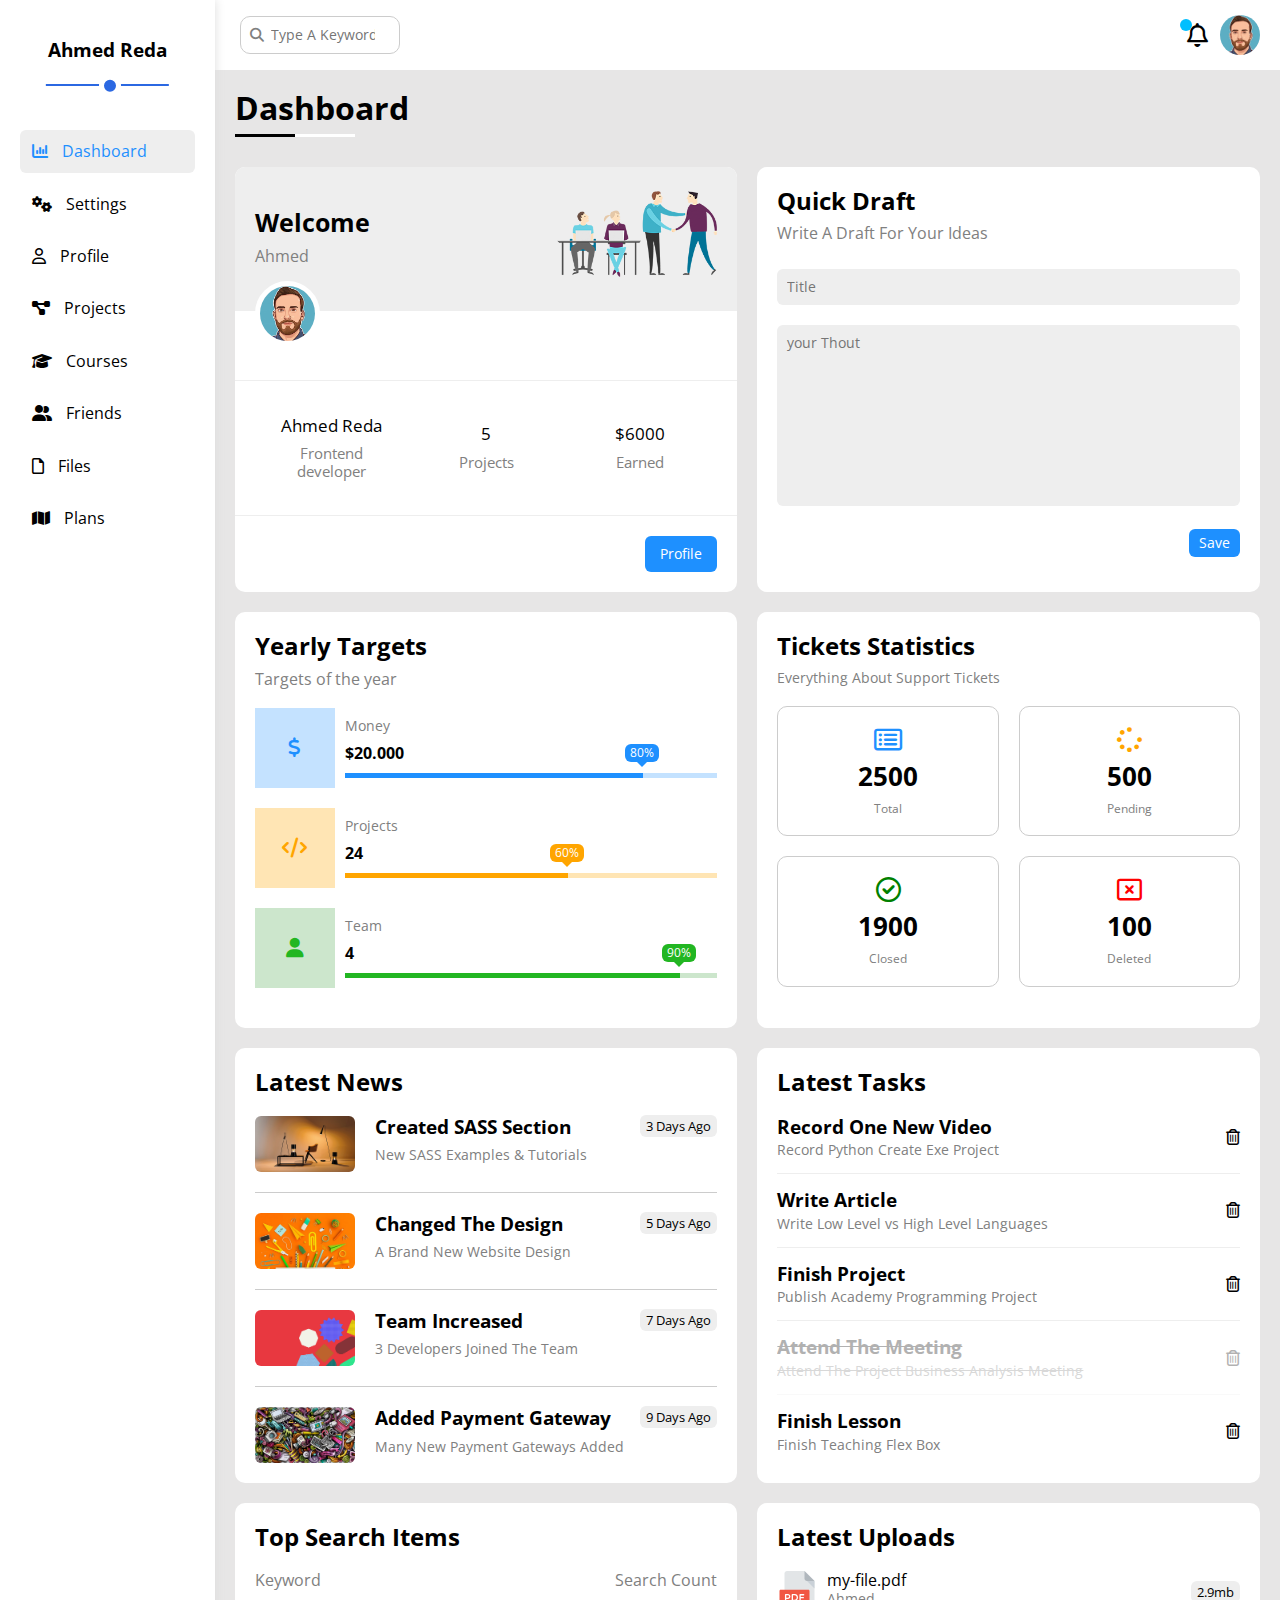
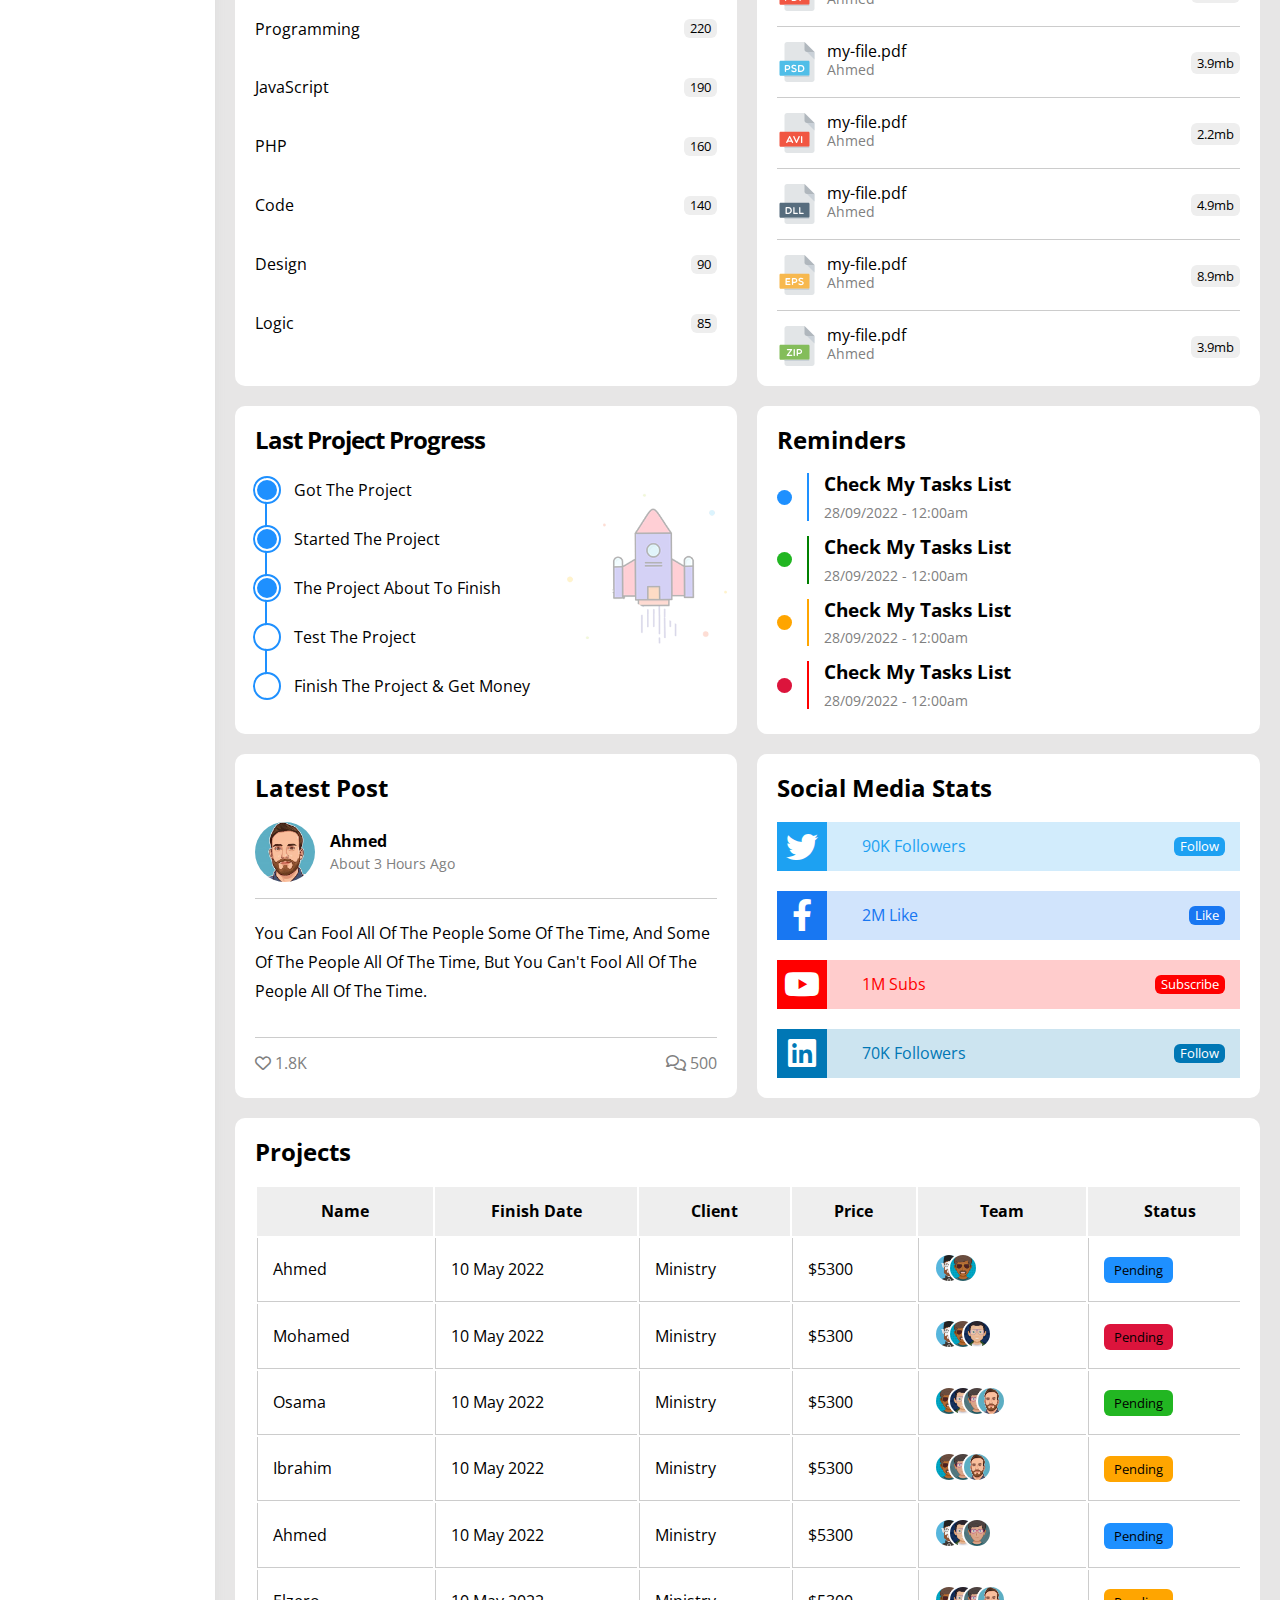
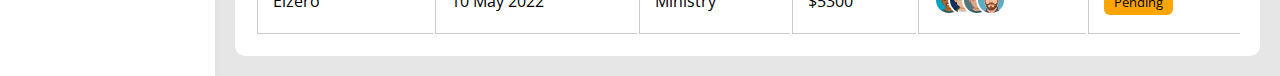
<file: index.html>
<!DOCTYPE html>
<html lang="en">

<head>
    <meta charset="UTF-8">
    <meta http-equiv="X-UA-Compatible" content="IE=edge">
    <meta name="viewport" content="width=device-width, initial-scale=1.0">
    <title>Dashboard</title>
    <link rel="stylesheet" href="./Css/normalize.css">
    <link rel="stylesheet" href="./Css/all.min.css">
    <link rel="stylesheet" href="./Css/framework.css">
    <link rel="stylesheet" href="./Css/Style.css">
    <link rel="preconnect" href="https://fonts.googleapis.com">
    <link rel="preconnect" href="https://fonts.gstatic.com" crossorigin>
    <link href="https://fonts.googleapis.com/css2?family=Open+Sans:ital,wght@0,500;0,600;1,400&display=swap"
        rel="stylesheet">
</head>

<body>
    <div class="page">

        <div class="sidebar p-20">
            <h3 class="txt-c">Ahmed <span class="hidden">Reda</span></h3>
            <ul class="pt-20">
                <li class="active srad-50">
                    <a class="p-10 c-black" href="index.html">
                        <i class="fa-solid fa-chart-column"></i>
                        <span class="pl-10">Dashboard</span>
                    </a>
                </li>
                <li>
                    <a class="p-10 srad-6 c-black" href="Setting.html">
                        <i class="fa-solid fa-gears"></i>
                        <span class="pl-10">Settings</span>
                    </a>
                </li>
                <li>
                    <a class="p-10 srad-6 c-black" href="Profile.html">
                        <i class="fa-regular fa-user"></i>
                        <span class="pl-10">Profile</span>
                    </a>
                </li>
                <li>
                    <a class="p-10 srad-6 c-black" href="Projects.html">
                        <i class="fa-solid fa-diagram-project"></i>
                        <span class="pl-10">Projects</span>
                    </a>
                </li>
                <li>
                    <a class="p-10 srad-6 c-black" href="Courses.html">
                        <i class="fa-solid fa-graduation-cap"></i>
                        <span class="pl-10">Courses</span>
                    </a>
                </li>
                <li>
                    <a class="p-10 srad-6 c-black" href="Friends.html">
                        <i class="fa-solid fa-user-group"></i>
                        <span class="pl-10">Friends</span>
                    </a>
                </li>
                <li>
                    <a class="p-10 srad-6 c-black" href="Files.html">
                        <i class="fa-regular fa-file"></i>
                        <span class="pl-10">Files</span>
                    </a>
                </li>
                <li>
                    <a class="p-10 srad-6 c-black" href="Plans.html">
                        <i class="fa-solid fa-map"></i>
                        <span class="pl-10">Plans</span>
                    </a>
                </li>
            </ul>
        </div>

        <div class="conotent">

            <dev class="head flex-btween">
                <div class="search">
                    <input type="search" placeholder="Type A Keyword">
                </div>
                <div class="icons">
                    <span class="notify">
                        <i class="fa-regular fa-bell fa-xl"></i>
                    </span>
                    <img src="./images/avatar-05.png" alt="img">
                </div>
            </dev>

            <h1>Dashboard</h1>

            <div class="wrapper">

                <div class="welcome rad-10 txt-c-phone">
                    <div class="intro">
                        <div class="info flex-btween p-20">
                            <div class="name">
                                <h2>Welcome</h2>
                                <p>Ahmed</p>
                            </div>
                            <img class="hide-phone" src="./images/welcome.png" alt="welcome-img">
                        </div>
                    </div>
                    <img class="w-img" src="./images/avatar-05.png" alt="personal-img">
                    <div class="content">
                        <div class="details">
                            <div>
                                Ahmed Reda
                                <span>Frontend developer</span>
                            </div>
                            <div>
                                5
                                <span>Projects</span>
                            </div>
                            <div>
                                $6000
                                <span>Earned</span>
                            </div>
                        </div>
                        <a href="#">Profile</a>
                    </div>
                </div>

                <div class="Quick-draft bg-white rad-10 p-20">
                    <h2 class="mt-0 mb-10">Quick Draft</h2>
                    <p class="mt-0">Write A Draft For Your Ideas</p>
                    <form action="">
                        <input class="rad-6 p-10" type="text" placeholder="Title">
                        <textarea class="rad-6 p-10" placeholder="your Thout" cols="30" rows="10"></textarea>
                        <input class="b-shape" type="submit" value="Save">
                    </form>
                </div>

                <div class="targets bg-white rad-10 p-20">
                    <h2 class="mt-0 mb-10">Yearly Targets</h2>
                    <p class="c-gray mt-0 mb-20">Targets of the year</p>
                    <div class="row flex-center mb-20 money">
                        <div class="icon flex-center bg-semiBlue">
                            <i class="fa-solid fa-dollar-sign fa-lg"></i>
                        </div>
                        <div class="info">
                            <span class="d-block c-gray mb-10 font-14">Money</span>
                            <span class="txt-bold mb-10 d-block">$20.000</span>
                            <div class="progress bg-semiBlue">
                                <span class="bg-blue" style="width:80%">
                                    <span class="bg-blue">80%</span>
                                </span>
                            </div>
                        </div>
                    </div>
                    <div class="row flex-center mb-20 projects">
                        <div class="icon flex-center bg-semiOrange">
                            <i class="fa-solid fa-code fa-lg"></i>
                        </div>
                        <div class="info">
                            <span class="d-block c-gray mb-10 font-14">Projects</span>
                            <span class="txt-bold mb-10 d-block">24</span>
                            <div class="progress bg-semiOrange">
                                <span class="bg-orange" style="width:60%">
                                    <span class="bg-orange">60%</span>
                                </span>
                            </div>
                        </div>
                    </div>
                    <div class="row flex-center mb-20 teams">
                        <div class="icon flex-center bg-semiGreen">
                            <i class="fa-solid fa-user fa-lg"></i>
                        </div>
                        <div class="info">
                            <span class="d-block c-gray mb-10 font-14">Team</span>
                            <span class="txt-bold mb-10 d-block">4</span>
                            <div class="progress bg-semiGreen">
                                <span class="bg-green" style="width:90%">
                                    <span class="bg-green">90%</span>
                                </span>
                            </div>
                        </div>
                    </div>
                </div>

                <div class="Statistics bg-white rad-10 p-20">
                    <h2 class="mt-0 mb-10">Tickets Statistics</h2>
                    <p class="c-gray mb-20 mt-0 font-14">Everything About Support Tickets</p>
                    <div class="boxes">
                        <div class="box">
                            <i class="fa-regular fa-rectangle-list"></i>
                            <span class="d-block mb-10 mt-10">2500</span>
                            Total
                        </div>
                        <div class="box">
                            <i class="fa-solid fa-spinner"></i>
                            <span class="d-block mb-10 mt-10">500</span>
                            Pending
                        </div>
                        <div class="box">
                            <i class="fa-regular fa-circle-check"></i>
                            <span class="d-block mb-10 mt-10">1900</span>
                            Closed
                        </div>
                        <div class="box">
                            <i class="fa-regular fa-rectangle-xmark"></i>
                            <span class="d-block mb-10 mt-10">100</span>
                            Deleted
                        </div>
                    </div>
                </div>

                <div class="LastNews bg-white rad-10 p-20 txt-c-phone">
                    <h2 class="mt-0 mb-20">Latest News</h2>
                    <div class="news">
                        <div class="new">
                            <img src="./images/news-01.png" alt="images">
                            <div class="info">
                                <h3>Created SASS Section</h3>
                                <p>New SASS Examples & Tutorials</p>
                            </div>
                            <div class="label">
                                <span>3 Days Ago</span>
                            </div>
                        </div>
                        <div class="new">
                            <img src="./images/news-02.png" alt="images">
                            <div class="info">
                                <h3>Changed The Design</h3>
                                <p>A Brand New Website Design</p>
                            </div>
                            <div class="label">
                                <span>5 Days Ago</span>
                            </div>
                        </div>
                        <div class="new">
                            <img src="./images/news-03.png" alt="images">
                            <div class="info">
                                <h3>Team Increased</h3>
                                <p>3 Developers Joined The Team</p>
                            </div>
                            <div class="label">
                                <span>7 Days Ago</span>
                            </div>
                        </div>
                        <div class="new">
                            <img src="./images/news-04.png" alt="images">
                            <div class="info">
                                <h3>Added Payment Gateway</h3>
                                <p>Many New Payment Gateways Added</p>
                            </div>
                            <div class="label">
                                <span>9 Days Ago</span>
                            </div>
                        </div>
                    </div>
                </div>

                <div class="latestTasks bg-white p-20 rad-10 txt-c-phone">
                    <h2 class="mt-0 mb-20">Latest Tasks</h2>
                    <div class="tasks">
                        <div class="task flex-btween">
                            <div class="info">
                                <h3 class="mt-0 mb-5">Record One New Video</h3>
                                <p class="m-0 c-gray font-14">Record Python Create Exe Project</p>
                            </div>
                            <i class="fa-regular fa-trash-can delete"></i>
                        </div>
                        <div class="task flex-btween">
                            <div class="info">
                                <h3 class="mt-0 mb-5">Write Article</h3>
                                <p class="m-0 c-gray font-14">Write Low Level vs High Level Languages</p>
                            </div>
                            <i class="fa-regular fa-trash-can delete"></i>
                        </div>
                        <div class="task flex-btween">
                            <div class="info">
                                <h3 class="mt-0 mb-5">Finish Project</h3>
                                <p class="m-0 c-gray font-14">Publish Academy Programming Project</p>
                            </div>
                            <i class="fa-regular fa-trash-can delete"></i>
                        </div>
                        <div class="task flex-btween done">
                            <div class="info">
                                <h3 class="mt-0 mb-5">Attend The Meeting</h3>
                                <p class="m-0 c-gray font-14">Attend The Project Business Analysis Meeting</p>
                            </div>
                            <i class="fa-regular fa-trash-can delete"></i>
                        </div>
                        <div class="task flex-btween">
                            <div class="info">
                                <h3 class="mt-0 mb-5">Finish Lesson</h3>
                                <p class="m-0 c-gray font-14">Finish Teaching Flex Box</p>
                            </div>
                            <i class="fa-regular fa-trash-can delete"></i>
                        </div>
                    </div>
                </div>

                <div class="search-items bg-white p-20 rad-10">
                    <h2 class="mt-0 mb-20">Top Search Items</h2>
                    <div class="items-head flex-btween mb-10">
                        <span class="c-gray">Keyword</span>
                        <span class="c-gray">Search Count</span>
                    </div>
                    <div class="items">
                        <div class="item flex-btween pt-20 pb-20">
                            <span>Programming</span>
                            <span>220</span>
                        </div>
                        <div class="item flex-btween pt-20 pb-20">
                            <span>JavaScript</span>
                            <span>190</span>
                        </div>
                        <div class="item flex-btween pt-20 pb-20">
                            <span>PHP</span>
                            <span>160</span>
                        </div>
                        <div class="item flex-btween pt-20 pb-20">
                            <span>Code</span>
                            <span>140</span>
                        </div>
                        <div class="item flex-btween pt-20 pb-20">
                            <span>Design</span>
                            <span>90</span>
                        </div>
                        <div class="item flex-btween pt-20 pb-20">
                            <span>Logic</span>
                            <span>85</span>
                        </div>
                    </div>
                </div>

                <div class="latest-upload bg-white p-20 rad-10">
                    <h2 class="mt-0 mb-20">Latest Uploads</h2>
                    <ul class="Uploads m-0">
                        <li class="Upload flex-btween">
                            <div class="details d-flex">
                                <img class="mr-10" src="./images/pdf.svg" alt="pdf">
                                <div class="info">
                                    <span class="d-block">my-file.pdf</span>
                                    <span class="c-gray font-14">Ahmed</span>
                                </div>
                            </div>
                            <div class="space">
                                <span class="btn-shape">2.9mb</span>
                            </div>
                        </li>
                        <li class="Upload flex-btween">
                            <div class="details d-flex">
                                <img class="mr-10" src="./images/psd.svg" alt="pdf">
                                <div class="info">
                                    <span class="d-block">my-file.pdf</span>
                                    <span class="c-gray font-14">Ahmed</span>
                                </div>
                            </div>
                            <div class="space">
                                <span class="btn-shape">3.9mb</span>
                            </div>
                        </li>
                        <li class="Upload flex-btween">
                            <div class="details d-flex">
                                <img class="mr-10" src="./images/avi.svg" alt="pdf">
                                <div class="info">
                                    <span class="d-block">my-file.pdf</span>
                                    <span class="c-gray font-14">Ahmed</span>
                                </div>
                            </div>
                            <div class="space">
                                <span class="btn-shape">2.2mb</span>
                            </div>
                        </li>
                        <li class="Upload flex-btween">
                            <div class="details d-flex">
                                <img class="mr-10" src="./images/dll.svg" alt="pdf">
                                <div class="info">
                                    <span class="d-block">my-file.pdf</span>
                                    <span class="c-gray font-14">Ahmed</span>
                                </div>
                            </div>
                            <div class="space">
                                <span class="btn-shape">4.9mb</span>
                            </div>
                        </li>
                        <li class="Upload flex-btween">
                            <div class="details d-flex">
                                <img class="mr-10" src="./images/eps.svg" alt="pdf">
                                <div class="info">
                                    <span class="d-block">my-file.pdf</span>
                                    <span class="c-gray font-14">Ahmed</span>
                                </div>
                            </div>
                            <div class="space">
                                <span class="btn-shape">8.9mb</span>
                            </div>
                        </li>
                        <li class="Upload flex-btween">
                            <div class="details d-flex">
                                <img class="mr-10" src="./images/zip.svg" alt="pdf">
                                <div class="info">
                                    <span class="d-block">my-file.pdf</span>
                                    <span class="c-gray font-14">Ahmed</span>
                                </div>
                            </div>
                            <div class="space">
                                <span class="btn-shape">3.9mb</span>
                            </div>
                        </li>
                    </ul>
                </div>

                <div class="lastProjects bg-white p-20 rad-10 p-relative">
                    <h2 class="mt-0 mb-20">Last Project Progress</h2>
                    <ul class="goals p-relative">
                        <li class="Done">Got The Project</li>
                        <li class="Done">Started The Project</li>
                        <li class="Done">The Project About To Finish</li>
                        <li class="current">Test The Project</li>
                        <li>Finish The Project & Get Money</li>
                    </ul>
                    <img class="hide-phone" src="./images/project.png" alt="img">
                </div>

                <div class="Reminders bg-white p-20 rad-10">
                    <h2 class="mt-0 mb-20">Reminders</h2>
                    <ul class="m-0">
                        <li class="mt-15 d-flex align-center">
                            <span class="bg-blue d-block"></span>
                            <div class="info blue">
                                <h3 class="mb-10 mt-0">Check My Tasks List</h3>
                                <p class="c-gray font-14 m-0">28/09/2022 - 12:00am</p>
                            </div>
                        </li>
                        <li class="mt-15 d-flex align-center">
                            <span class="bg-green d-block"></span>
                            <div class="info green">
                                <h3 class="mb-10 mt-0">Check My Tasks List</h3>
                                <p class="c-gray font-14 m-0">28/09/2022 - 12:00am</p>
                            </div>
                        </li>
                        <li class="mt-15 d-flex align-center">
                            <span class="bg-orange d-block"></span>
                            <div class="info orange">
                                <h3 class="mb-10 mt-0">Check My Tasks List</h3>
                                <p class="c-gray font-14 m-0">28/09/2022 - 12:00am</p>
                            </div>
                        </li>
                        <li class="mt-15 d-flex align-center">
                            <span class="c-red d-block"></span>
                            <div class="info red">
                                <h3 class="mb-10 mt-0">Check My Tasks List</h3>
                                <p class="c-gray font-14 m-0">28/09/2022 - 12:00am</p>
                            </div>
                        </li>
                    </ul>
                </div>

                <div class="latestPost bg-white p-20 rad-10">
                    <h2 class="mt-0 mb-20">Latest Post</h2>
                    <div class="header d-flex align-center">
                        <img src="./images/avatar-05.png" alt="image">
                        <div class="info">
                            <span class="d-block txt-bold mb-5">Ahmed</span>
                            <span class="d-block font-14 c-gray">About 3 Hours Ago</span>
                        </div>
                    </div>
                    <div class="section txt-c-phone">
                        <p>
                            You Can Fool All Of The People Some Of The Time, And Some Of The People All Of The Time, But
                            You Can't Fool All Of The People All Of The Time.
                        </p>
                    </div>
                    <div class="footer flex-btween">
                        <div>
                            <i class="fa-regular fa-heart c-gray"></i>
                            <span class="c-gray">1.8K</span>
                        </div>
                        <div>
                            <i class="fa-regular fa-comments c-gray"></i>
                            <span class="c-gray">500</span>
                        </div>
                    </div>
                </div>

                <div class="socialMedia bg-white p-20 rad-10">
                    <h2 class="mt-0 mb-20">Social Media Stats</h2>
                    <div class="box flex-btween twitter p-relative">
                        <div class="info">
                            <i class="fa-brands fa-twitter fa-2x"></i>
                            <span>90K Followers</span>
                        </div>
                        <a class="btn-shape" href="#">Follow</a>
                    </div>
                    <div class="box flex-btween face p-relative">
                        <div class="info">
                            <i class="fa-brands fa-facebook-f fa-2x"></i>
                            <span>2M Like</span>
                        </div>
                        <a class="btn-shape" href="#">Like</a>
                    </div>
                    <div class="box flex-btween youtube p-relative">
                        <div class="info">
                            <i class="fa-brands fa-youtube fa-2x"></i>
                            <span>1M Subs</span>
                        </div>
                        <a class="btn-shape" href="#">Subscribe</a>
                    </div>
                    <div class="box flex-btween linkdin p-relative">
                        <div class="info">
                            <i class="fa-brands fa-linkedin fa-2x"></i>
                            <span>70K Followers</span>
                        </div>
                        <a class="btn-shape" href="#">Follow</a>
                    </div>
                </div>

            </div>

            <div class="projects bg-white p-20 rad-10 m-20">
                <h2 class="mt-0 mb-20">Projects</h2>
                <div class="responsiveTable">
                    <table>
                        <thead>
                            <tr>
                                <th>Name</th>
                                <th>Finish Date</th>
                                <th>Client</th>
                                <th>Price</th>
                                <th>Team</th>
                                <th>Status</th>
                            </tr>
                        </thead>
                        <tbody>
                            <tr>
                                <td>Ahmed</td>
                                <td>10 May 2022</td>
                                <td>Ministry</td>
                                <td>$5300</td>
                                <td>
                                    <img src="./images/avatar-01.png" alt="img">
                                    <img src="./images/avatar-02.png" alt="img">
                                </td>
                                <td><span class="shape-btn bg-blue">Pending</span></td>
                            </tr>
                            <tr>
                                <td>Mohamed</td>
                                <td>10 May 2022</td>
                                <td>Ministry</td>
                                <td>$5300</td>
                                <td>
                                    <img src="./images/avatar-01.png" alt="img">
                                    <img src="./images/avatar-02.png" alt="img">
                                    <img src="./images/avatar-03.png" alt="img">
                                </td>
                                <td><span class="shape-btn c-red">Pending</span></td>
                            </tr>
                            <tr>
                                <td>Osama</td>
                                <td>10 May 2022</td>
                                <td>Ministry</td>
                                <td>$5300</td>
                                <td>
                                    <img src="./images/avatar-02.png" alt="img">
                                    <img src="./images/avatar-03.png" alt="img">
                                    <img src="./images/avatar-04.png" alt="img">
                                    <img src="./images/avatar-05.png" alt="img">
                                </td>
                                <td><span class="shape-btn bg-green">Pending</span></td>
                            </tr>
                            <tr>
                                <td>Ibrahim</td>
                                <td>10 May 2022</td>
                                <td>Ministry</td>
                                <td>$5300</td>
                                <td>
                                    <img src="./images/avatar-02.png" alt="img">
                                    <img src="./images/avatar-04.png" alt="img">
                                    <img src="./images/avatar-05.png" alt="img">
                                </td>
                                <td><span class="shape-btn bg-orange">Pending</span></td>
                            </tr>
                            <tr>
                                <td>Ahmed</td>
                                <td>10 May 2022</td>
                                <td>Ministry</td>
                                <td>$5300</td>
                                <td>
                                    <img src="./images/avatar-01.png" alt="img">
                                    <img src="./images/avatar-03.png" alt="img">
                                    <img src="./images/avatar-04.png" alt="img">
                                </td>
                                <td><span class="shape-btn bg-blue">Pending</span></td>
                            </tr>
                            <tr>
                                <td>Elzero</td>
                                <td>10 May 2022</td>
                                <td>Ministry</td>
                                <td>$5300</td>
                                <td>
                                    <img src="./images/avatar-02.png" alt="img">
                                    <img src="./images/avatar-03.png" alt="img">
                                    <img src="./images/avatar-04.png" alt="img">
                                    <img src="./images/avatar-05.png" alt="img">
                                </td>
                                <td><span class="bg-orange shape-btn">Pending</span></td>
                            </tr>
                        </tbody>
                    </table>
                </div>
            </div>

        </div>
    </div>
</body>

</html>
</file>
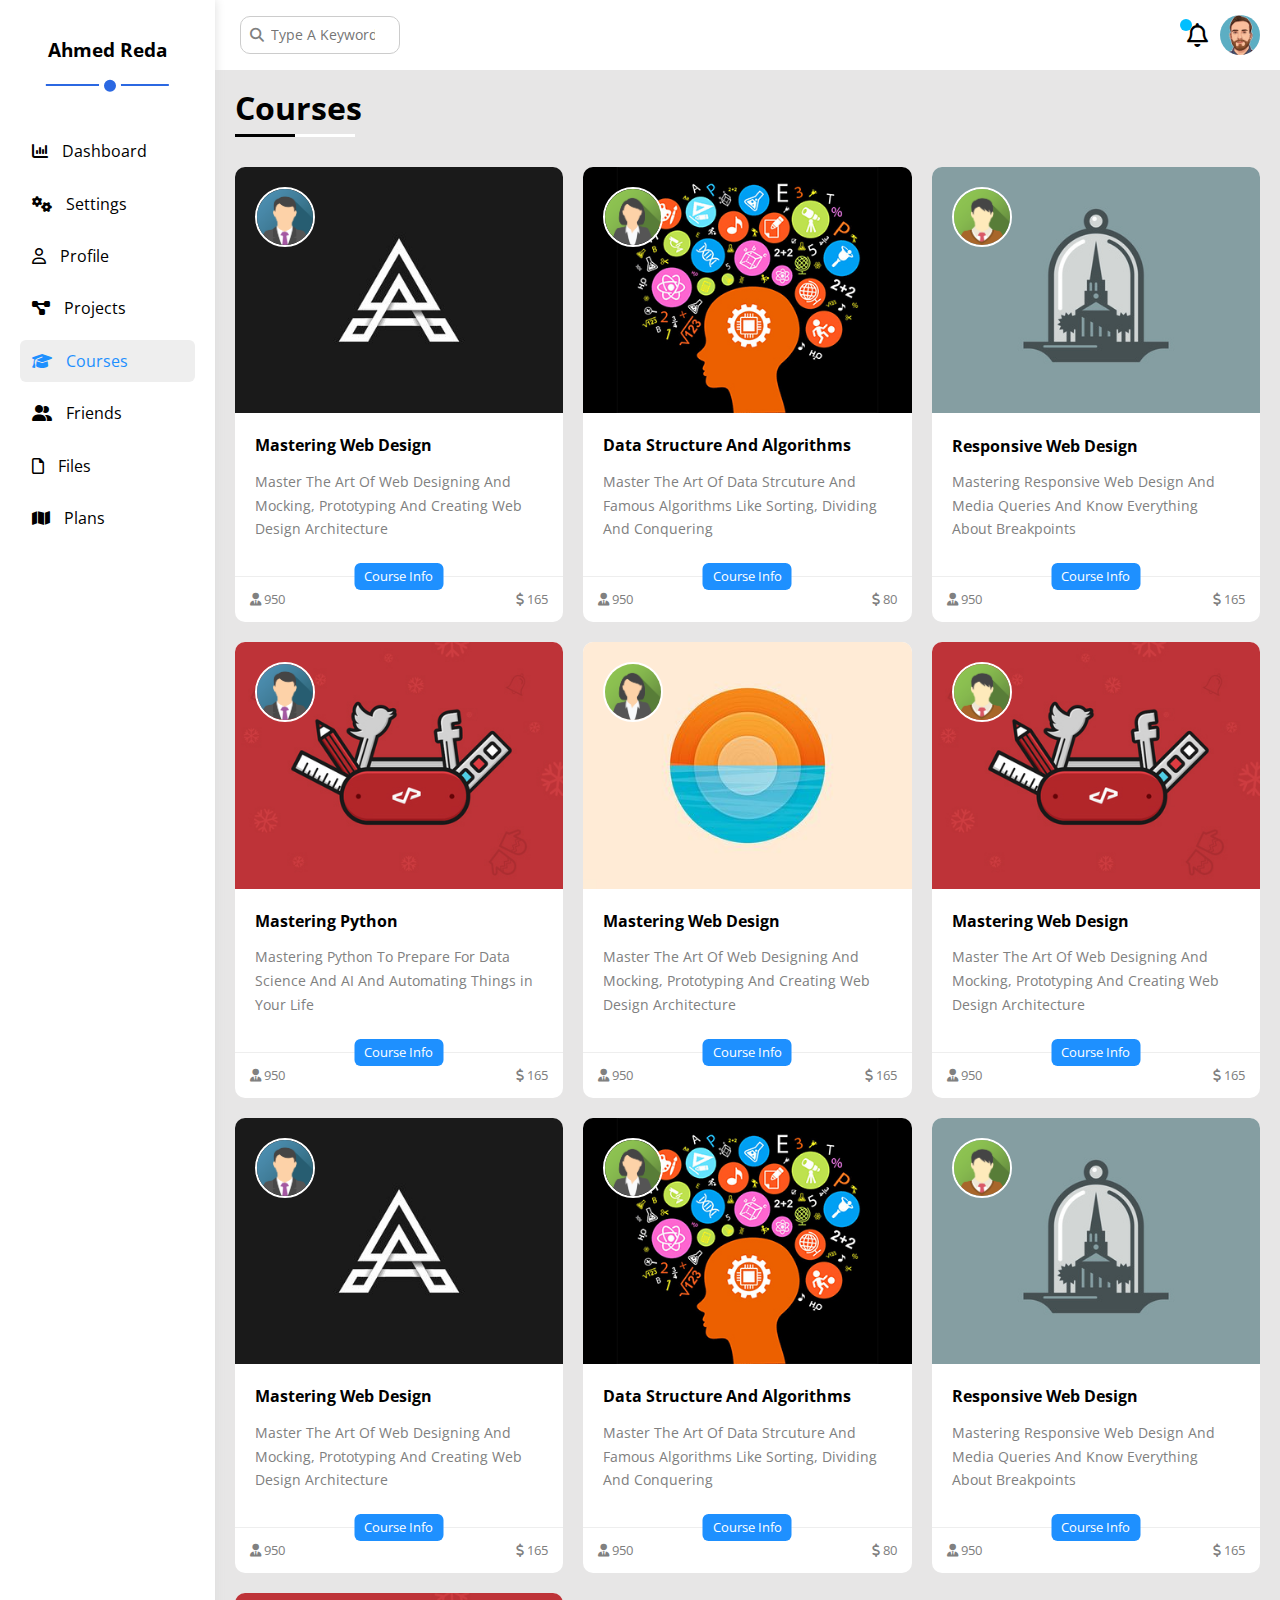
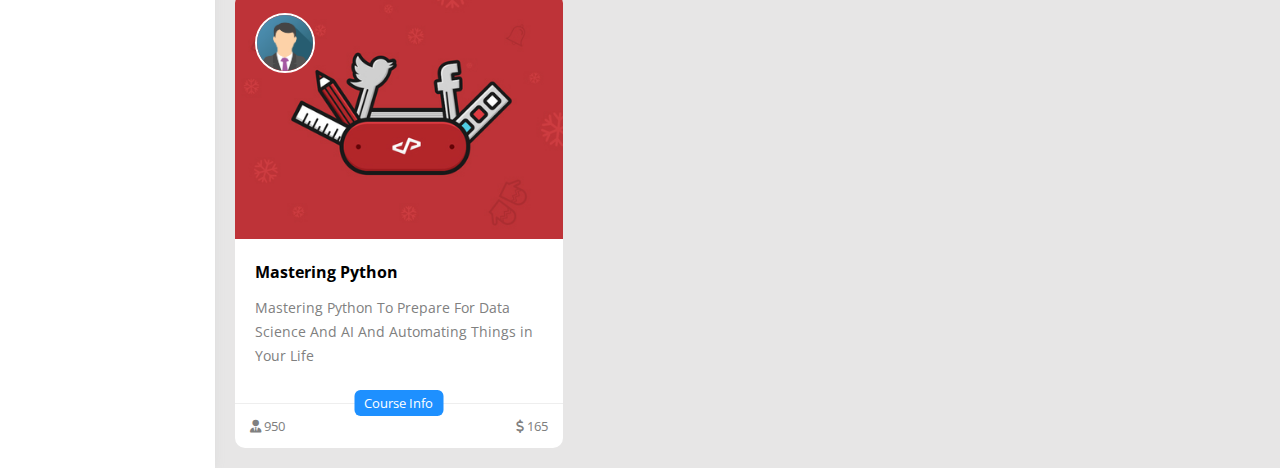
<file: Courses.html>
<!DOCTYPE html>
<html lang="en">

<head>
    <meta charset="UTF-8">
    <meta http-equiv="X-UA-Compatible" content="IE=edge">
    <meta name="viewport" content="width=device-width, initial-scale=1.0">
    <title>Courses</title>
    <link rel="stylesheet" href="./Css/normalize.css">
    <link rel="stylesheet" href="./Css/all.min.css">
    <link rel="stylesheet" href="./Css/framework.css">
    <link rel="stylesheet" href="./Css/Style.css">
    <link rel="preconnect" href="https://fonts.googleapis.com">
    <link rel="preconnect" href="https://fonts.gstatic.com" crossorigin>
    <link href="https://fonts.googleapis.com/css2?family=Open+Sans:ital,wght@0,500;0,600;1,400&display=swap"
        rel="stylesheet">
</head>

<body>
    <div class="page">

        <div class="sidebar p-20">
            <h3 class="txt-c">Ahmed <span class="hidden">Reda</span></h3>
            <ul class="pt-20">
                <li>
                    <a class="p-10 c-black" href="index.html">
                        <i class="fa-solid fa-chart-column"></i>
                        <span class="pl-10">Dashboard</span>
                    </a>
                </li>
                <li>
                    <a class="p-10 srad-6 c-black" href="Setting.html">
                        <i class="fa-solid fa-gears"></i>
                        <span class="pl-10">Settings</span>
                    </a>
                </li>
                <li>
                    <a class="p-10 srad-6 c-black" href="Profile.html">
                        <i class="fa-regular fa-user"></i>
                        <span class="pl-10">Profile</span>
                    </a>
                </li>
                <li>
                    <a class="p-10 srad-6 c-black" href="Projects.html">
                        <i class="fa-solid fa-diagram-project"></i>
                        <span class="pl-10">Projects</span>
                    </a>
                </li>
                <li class="active srad-50">
                    <a class="p-10 srad-6 c-black" href="Courses.html">
                        <i class="fa-solid fa-graduation-cap"></i>
                        <span class="pl-10">Courses</span>
                    </a>
                </li>
                <li>
                    <a class="p-10 srad-6 c-black" href="Friends.html">
                        <i class="fa-solid fa-user-group"></i>
                        <span class="pl-10">Friends</span>
                    </a>
                </li>
                <li>
                    <a class="p-10 srad-6 c-black" href="Files.html">
                        <i class="fa-regular fa-file"></i>
                        <span class="pl-10">Files</span>
                    </a>
                </li>
                <li>
                    <a class="p-10 srad-6 c-black" href="Plans.html">
                        <i class="fa-solid fa-map"></i>
                        <span class="pl-10">Plans</span>
                    </a>
                </li>
            </ul>
        </div>

        <div class="conotent">

            <dev class="head flex-btween">
                <div class="search">
                    <input type="search" placeholder="Type A Keyword">
                </div>
                <div class="icons">
                    <span class="notify">
                        <i class="fa-regular fa-bell fa-xl"></i>
                    </span>
                    <img src="./images/avatar-05.png" alt="img">
                </div>
            </dev>

            <h1>Courses</h1>
            <!-- Courses -->
            <div class="courses d-grid gap-20 m-20">

                <div class="course bg-white rad-10 p-relative">
                    <img class="cover" src="./images/course-01.jpg" alt="course">
                    <img class="instructor" src="./images/team-01.png" alt="team">
                    <div class="discription p-20">
                        <h4 class="m-0">Mastering Web Design</h4>
                        <p class="mt-15 mb-15 c-gray font-14">Master The Art Of Web Designing And Mocking, Prototyping
                            And
                            Creating Web
                            Design Architecture</p>
                    </div>
                    <div class="info p-15 font-13 p-relative flex-btween">
                        <span class="info-btn B-btn-shape">Course Info</span>
                        <span class="c-gray">
                            <i class="fa-solid fa-user-tie"></i>
                            950
                        </span>
                        <span class="c-gray">
                            <i class="fa-solid fa-dollar-sign"></i>
                            165
                        </span>
                    </div>
                </div>

                <div class="course bg-white rad-10 p-relative">
                    <img class="cover" src="./images/course-02.jpg" alt="course">
                    <img class="instructor" src="./images/team-02.png" alt="team">
                    <div class="discription p-20">
                        <h4 class="m-0">Data Structure And Algorithms</h4>
                        <p class="mt-15 mb-15 c-gray font-14">Master The Art Of Data Strcuture And Famous Algorithms
                            Like Sorting, Dividing And Conquering</p>
                    </div>
                    <div class="info p-15 font-13 p-relative flex-btween">
                        <span class="info-btn B-btn-shape">Course Info</span>
                        <span class="c-gray">
                            <i class="fa-solid fa-user-tie"></i>
                            950
                        </span>
                        <span class="c-gray">
                            <i class="fa-solid fa-dollar-sign"></i>
                            80
                        </span>
                    </div>
                </div>

                <div class="course bg-white rad-10 p-relative">
                    <img class="cover" src="./images/course-04.jpg" alt="course">
                    <img class="instructor" src="./images/team-03.png" alt="team">
                    <div class="discription p-20">
                        <h4 class="m-0">Responsive Web Design</h4>
                        <p class="mt-15 mb-15 c-gray font-14">Mastering Responsive Web Design And Media Queries And Know
                            Everything About Breakpoints</p>
                    </div>
                    <div class="info p-15 font-13 p-relative flex-btween">
                        <span class="info-btn B-btn-shape">Course Info</span>
                        <span class="c-gray">
                            <i class="fa-solid fa-user-tie"></i>
                            950
                        </span>
                        <span class="c-gray">
                            <i class="fa-solid fa-dollar-sign"></i>
                            165
                        </span>
                    </div>
                </div>

                <div class="course bg-white rad-10 p-relative">
                    <img class="cover" src="./images/course-05.jpg" alt="course">
                    <img class="instructor" src="./images/team-01.png" alt="team">
                    <div class="discription p-20">
                        <h4 class="m-0">Mastering Python</h4>
                        <p class="mt-15 mb-15 c-gray font-14">Mastering Python To Prepare For Data Science And AI And
                            Automating Things in Your Life</p>
                    </div>
                    <div class="info p-15 font-13 p-relative flex-btween">
                        <span class="info-btn B-btn-shape">Course Info</span>
                        <span class="c-gray">
                            <i class="fa-solid fa-user-tie"></i>
                            950
                        </span>
                        <span class="c-gray">
                            <i class="fa-solid fa-dollar-sign"></i>
                            165
                        </span>
                    </div>
                </div>

                <div class="course bg-white rad-10 p-relative">
                    <img class="cover" src="./images/course-03.jpg" alt="course">
                    <img class="instructor" src="./images/team-02.png" alt="team">
                    <div class="discription p-20">
                        <h4 class="m-0">Mastering Web Design</h4>
                        <p class="mt-15 mb-15 c-gray font-14">Master The Art Of Web Designing And Mocking, Prototyping
                            And
                            Creating Web
                            Design Architecture</p>
                    </div>
                    <div class="info p-15 font-13 p-relative flex-btween">
                        <span class="info-btn B-btn-shape">Course Info</span>
                        <span class="c-gray">
                            <i class="fa-solid fa-user-tie"></i>
                            950
                        </span>
                        <span class="c-gray">
                            <i class="fa-solid fa-dollar-sign"></i>
                            165
                        </span>
                    </div>
                </div>

                <div class="course bg-white rad-10 p-relative">
                    <img class="cover" src="./images/course-05.jpg" alt="course">
                    <img class="instructor" src="./images/team-03.png" alt="team">
                    <div class="discription p-20">
                        <h4 class="m-0">Mastering Web Design</h4>
                        <p class="mt-15 mb-15 c-gray font-14">Master The Art Of Web Designing And Mocking, Prototyping
                            And
                            Creating Web
                            Design Architecture</p>
                    </div>
                    <div class="info p-15 font-13 p-relative flex-btween">
                        <span class="info-btn B-btn-shape">Course Info</span>
                        <span class="c-gray">
                            <i class="fa-solid fa-user-tie"></i>
                            950
                        </span>
                        <span class="c-gray">
                            <i class="fa-solid fa-dollar-sign"></i>
                            165
                        </span>
                    </div>
                </div>

                <div class="course bg-white rad-10 p-relative">
                    <img class="cover" src="./images/course-01.jpg" alt="course">
                    <img class="instructor" src="./images/team-01.png" alt="team">
                    <div class="discription p-20">
                        <h4 class="m-0">Mastering Web Design</h4>
                        <p class="mt-15 mb-15 c-gray font-14">Master The Art Of Web Designing And Mocking, Prototyping
                            And
                            Creating Web
                            Design Architecture</p>
                    </div>
                    <div class="info p-15 font-13 p-relative flex-btween">
                        <span class="info-btn B-btn-shape">Course Info</span>
                        <span class="c-gray">
                            <i class="fa-solid fa-user-tie"></i>
                            950
                        </span>
                        <span class="c-gray">
                            <i class="fa-solid fa-dollar-sign"></i>
                            165
                        </span>
                    </div>
                </div>

                <div class="course bg-white rad-10 p-relative">
                    <img class="cover" src="./images/course-02.jpg" alt="course">
                    <img class="instructor" src="./images/team-02.png" alt="team">
                    <div class="discription p-20">
                        <h4 class="m-0">Data Structure And Algorithms</h4>
                        <p class="mt-15 mb-15 c-gray font-14">Master The Art Of Data Strcuture And Famous Algorithms
                            Like Sorting, Dividing And Conquering</p>
                    </div>
                    <div class="info p-15 font-13 p-relative flex-btween">
                        <span class="info-btn B-btn-shape">Course Info</span>
                        <span class="c-gray">
                            <i class="fa-solid fa-user-tie"></i>
                            950
                        </span>
                        <span class="c-gray">
                            <i class="fa-solid fa-dollar-sign"></i>
                            80
                        </span>
                    </div>
                </div>

                <div class="course bg-white rad-10 p-relative">
                    <img class="cover" src="./images/course-04.jpg" alt="course">
                    <img class="instructor" src="./images/team-03.png" alt="team">
                    <div class="discription p-20">
                        <h4 class="m-0">Responsive Web Design</h4>
                        <p class="mt-15 mb-15 c-gray font-14">Mastering Responsive Web Design And Media Queries And Know
                            Everything About Breakpoints</p>
                    </div>
                    <div class="info p-15 font-13 p-relative flex-btween">
                        <span class="info-btn B-btn-shape">Course Info</span>
                        <span class="c-gray">
                            <i class="fa-solid fa-user-tie"></i>
                            950
                        </span>
                        <span class="c-gray">
                            <i class="fa-solid fa-dollar-sign"></i>
                            165
                        </span>
                    </div>
                </div>

                <div class="course bg-white rad-10 p-relative">
                    <img class="cover" src="./images/course-05.jpg" alt="course">
                    <img class="instructor" src="./images/team-01.png" alt="team">
                    <div class="discription p-20">
                        <h4 class="m-0">Mastering Python</h4>
                        <p class="mt-15 mb-15 c-gray font-14">Mastering Python To Prepare For Data Science And AI And
                            Automating Things in Your Life</p>
                    </div>
                    <div class="info p-15 font-13 p-relative flex-btween">
                        <span class="info-btn B-btn-shape">Course Info</span>
                        <span class="c-gray">
                            <i class="fa-solid fa-user-tie"></i>
                            950
                        </span>
                        <span class="c-gray">
                            <i class="fa-solid fa-dollar-sign"></i>
                            165
                        </span>
                    </div>
                </div>

            </div>

        </div>

    </div>
</body>

</html>
</file>
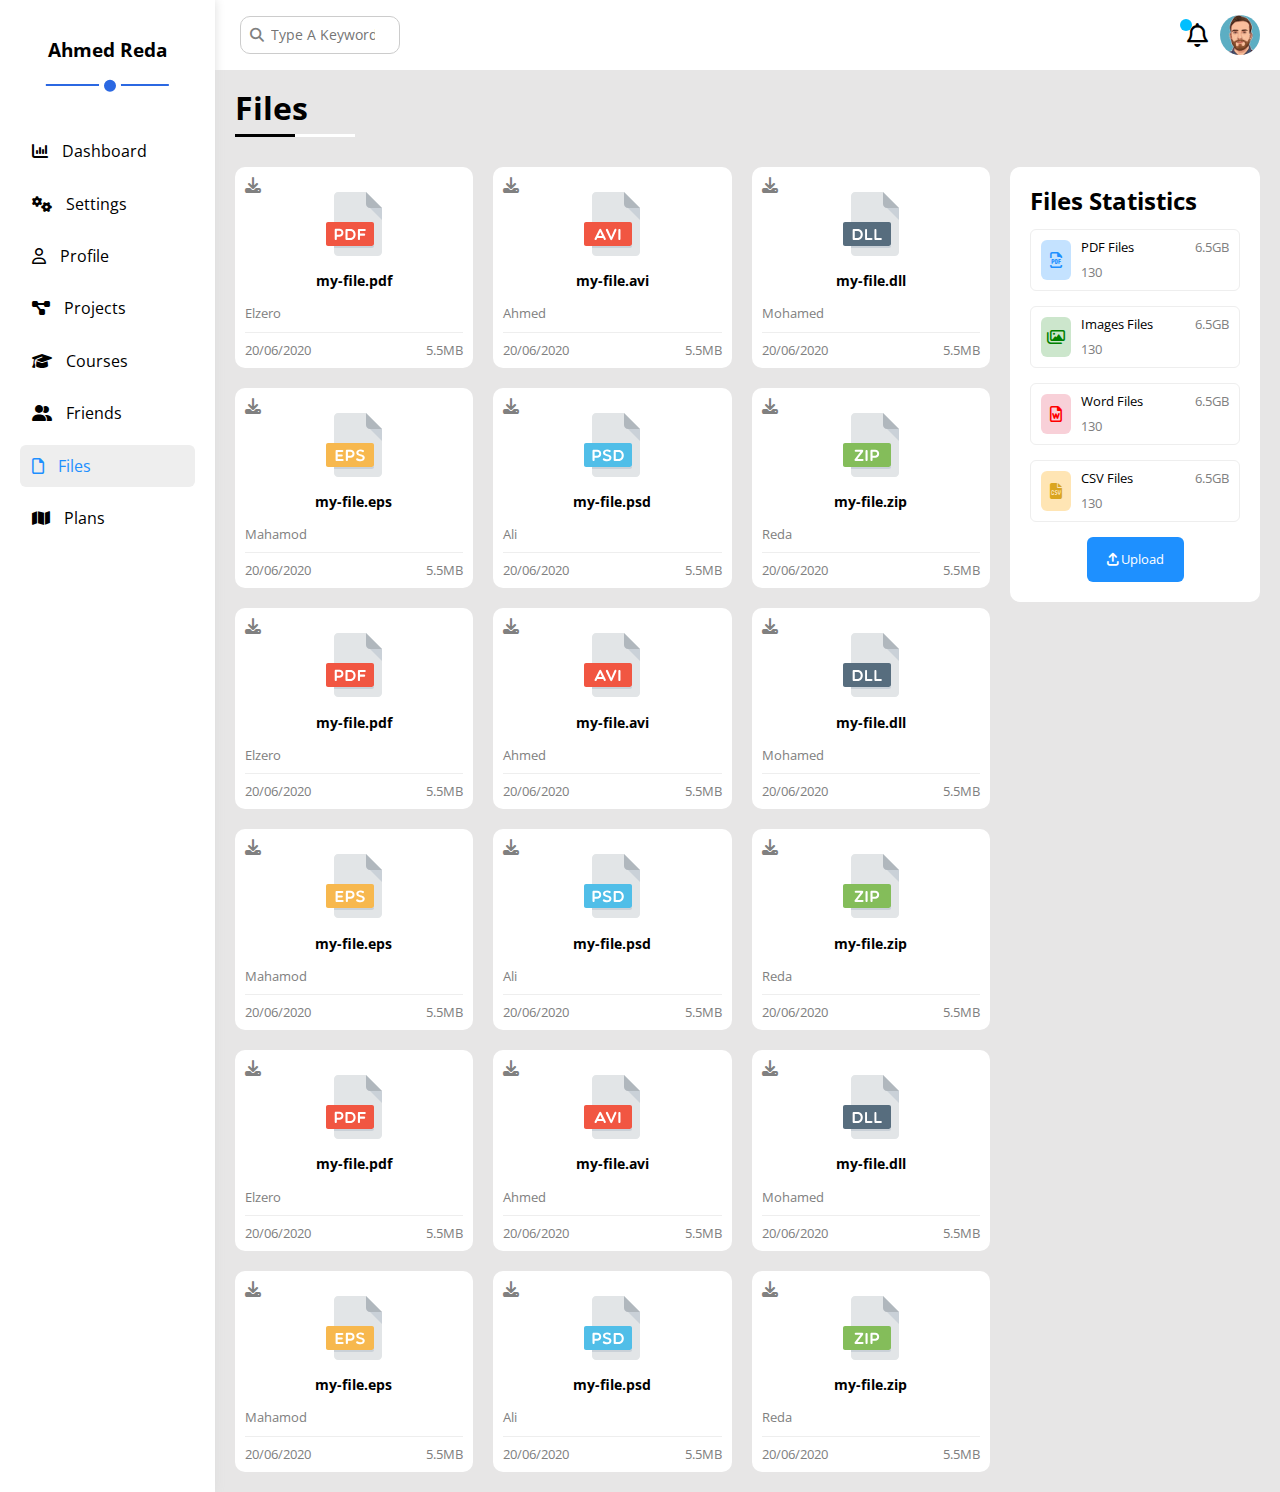
<file: Files.html>
<!DOCTYPE html>
<html lang="en">

<head>
    <meta charset="UTF-8">
    <meta http-equiv="X-UA-Compatible" content="IE=edge">
    <meta name="viewport" content="width=device-width, initial-scale=1.0">
    <title>Files</title>
    <link rel="stylesheet" href="./Css/normalize.css">
    <link rel="stylesheet" href="./Css/all.min.css">
    <link rel="stylesheet" href="./Css/framework.css">
    <link rel="stylesheet" href="./Css/Style.css">
    <link rel="preconnect" href="https://fonts.googleapis.com">
    <link rel="preconnect" href="https://fonts.gstatic.com" crossorigin>
    <link href="https://fonts.googleapis.com/css2?family=Open+Sans:ital,wght@0,500;0,600;1,400&display=swap"
        rel="stylesheet">
</head>

<body>
    <div class="page">

        <div class="sidebar p-20">
            <h3 class="txt-c">Ahmed <span class="hidden">Reda</span></h3>
            <ul class="pt-20">
                <li>
                    <a class="p-10 c-black" href="index.html">
                        <i class="fa-solid fa-chart-column"></i>
                        <span class="pl-10">Dashboard</span>
                    </a>
                </li>
                <li>
                    <a class="p-10 srad-6 c-black" href="Setting.html">
                        <i class="fa-solid fa-gears"></i>
                        <span class="pl-10">Settings</span>
                    </a>
                </li>
                <li>
                    <a class="p-10 srad-6 c-black" href="Profile.html">
                        <i class="fa-regular fa-user"></i>
                        <span class="pl-10">Profile</span>
                    </a>
                </li>
                <li>
                    <a class="p-10 srad-6 c-black" href="Projects.html">
                        <i class="fa-solid fa-diagram-project"></i>
                        <span class="pl-10">Projects</span>
                    </a>
                </li>
                <li>
                    <a class="p-10 srad-6 c-black" href="Courses.html">
                        <i class="fa-solid fa-graduation-cap"></i>
                        <span class="pl-10">Courses</span>
                    </a>
                </li>
                <li>
                    <a class="p-10 srad-6 c-black" href="Friends.html">
                        <i class="fa-solid fa-user-group"></i>
                        <span class="pl-10">Friends</span>
                    </a>
                </li>
                <li class="active srad-50">
                    <a class="p-10 srad-6 c-black" href="Files.html">
                        <i class="fa-regular fa-file"></i>
                        <span class="pl-10">Files</span>
                    </a>
                </li>
                <li>
                    <a class="p-10 srad-6 c-black" href="Plans.html">
                        <i class="fa-solid fa-map"></i>
                        <span class="pl-10">Plans</span>
                    </a>
                </li>
            </ul>
        </div>

        <div class="conotent">

            <dev class="head flex-btween">
                <div class="search">
                    <input type="search" placeholder="Type A Keyword">
                </div>
                <div class="icons">
                    <span class="notify">
                        <i class="fa-regular fa-bell fa-xl"></i>
                    </span>
                    <img src="./images/avatar-05.png" alt="img">
                </div>
            </dev>

            <h1>Files</h1>
            <!-- Files -->
            <div class="files-page m-20 d-flex gap-20">

                <div class="statistics bg-white p-20 rad-10">
                    <h2 class="mt-0 mb-15">Files Statistics</h2>
                    <div class="uploads mb-15">
                        <div class="d-flex">
                            <i class="fa-regular fa-file-pdf bg-semiBlue c-blue"></i>
                            <div class="info font-13">
                                <span class="d-block">PDF Files</span>
                                <span class="c-gray d-block mt-10">130</span>
                            </div>
                            <div class="size c-gray font-13">
                                <span>6.5GB</span>
                            </div>
                        </div>
                        <div class="d-flex">
                            <i class="fa-regular fa-images bg-semiGreen c-green"></i>
                            <div class="info font-13">
                                <span class="d-block">Images Files</span>
                                <span class="c-gray d-block mt-10">130</span>
                            </div>
                            <div class="size c-gray font-13">
                                <span>6.5GB</span>
                            </div>
                        </div>
                        <div class="d-flex">
                            <i class="fa-regular fa-file-word bg-semiRed c-Red"></i>
                            <div class="info font-13">
                                <span class="d-block">Word Files</span>
                                <span class="c-gray d-block mt-10">130</span>
                            </div>
                            <div class="size c-gray font-13">
                                <span>6.5GB</span>
                            </div>
                        </div>
                        <div class="d-flex">
                            <i class="fa-solid fa-file-csv bg-semiOrange c-golden"></i>
                            <div class="info font-13">
                                <span class="d-block">CSV Files</span>
                                <span class="c-gray d-block mt-10">130</span>
                            </div>
                            <div class="size c-gray font-13">
                                <span>6.5GB</span>
                            </div>
                        </div>
                    </div>
                    <div class="btn-upload">
                        <a class="btn-shape-B bg-blue" href="#">
                            <i class="fa-solid fa-arrow-up-from-bracket"></i>
                            Upload
                        </a>
                    </div>
                </div>

                <div class="files d-grid gap-20">
                    <div class="file bg-white p-10 rad-10 p-relative">
                        <i class="fa-solid fa-download"></i>
                        <div class="info txt-c">
                            <img src="./images/pdf.svg" alt="">
                            <h3 class="font-14">my-file.pdf</h3>
                        </div>
                        <span class="name c-gray font-13">Elzero</span>
                        <div class="date-size flex-btween c-gray font-13">
                            <span>20/06/2020</span>
                            <span>5.5MB</span>
                        </div>
                    </div>
                    <div class="file bg-white p-10 rad-10 p-relative">
                        <i class="fa-solid fa-download"></i>
                        <div class="info txt-c">
                            <img src="./images/avi.svg" alt="">
                            <h3 class="font-14">my-file.avi</h3>
                        </div>
                        <span class="name c-gray font-13">Ahmed</span>
                        <div class="date-size flex-btween c-gray font-13">
                            <span>20/06/2020</span>
                            <span>5.5MB</span>
                        </div>
                    </div>
                    <div class="file bg-white p-10 rad-10 p-relative">
                        <i class="fa-solid fa-download"></i>
                        <div class="info txt-c">
                            <img src="./images/dll.svg" alt="">
                            <h3 class="font-14">my-file.dll</h3>
                        </div>
                        <span class="name c-gray font-13">Mohamed</span>
                        <div class="date-size flex-btween c-gray font-13">
                            <span>20/06/2020</span>
                            <span>5.5MB</span>
                        </div>
                    </div>
                    <div class="file bg-white p-10 rad-10 p-relative">
                        <i class="fa-solid fa-download"></i>
                        <div class="info txt-c">
                            <img src="./images/eps.svg" alt="">
                            <h3 class="font-14">my-file.eps</h3>
                        </div>
                        <span class="name c-gray font-13">Mahamod</span>
                        <div class="date-size flex-btween c-gray font-13">
                            <span>20/06/2020</span>
                            <span>5.5MB</span>
                        </div>
                    </div>
                    <div class="file bg-white p-10 rad-10 p-relative">
                        <i class="fa-solid fa-download"></i>
                        <div class="info txt-c">
                            <img src="./images/psd.svg" alt="">
                            <h3 class="font-14">my-file.psd</h3>
                        </div>
                        <span class="name c-gray font-13">Ali</span>
                        <div class="date-size flex-btween c-gray font-13">
                            <span>20/06/2020</span>
                            <span>5.5MB</span>
                        </div>
                    </div>
                    <div class="file bg-white p-10 rad-10 p-relative">
                        <i class="fa-solid fa-download"></i>
                        <div class="info txt-c">
                            <img src="./images/zip.svg" alt="">
                            <h3 class="font-14">my-file.zip</h3>
                        </div>
                        <span class="name c-gray font-13">Reda</span>
                        <div class="date-size flex-btween c-gray font-13">
                            <span>20/06/2020</span>
                            <span>5.5MB</span>
                        </div>
                    </div>
                    <div class="file bg-white p-10 rad-10 p-relative">
                        <i class="fa-solid fa-download"></i>
                        <div class="info txt-c">
                            <img src="./images/pdf.svg" alt="">
                            <h3 class="font-14">my-file.pdf</h3>
                        </div>
                        <span class="name c-gray font-13">Elzero</span>
                        <div class="date-size flex-btween c-gray font-13">
                            <span>20/06/2020</span>
                            <span>5.5MB</span>
                        </div>
                    </div>
                    <div class="file bg-white p-10 rad-10 p-relative">
                        <i class="fa-solid fa-download"></i>
                        <div class="info txt-c">
                            <img src="./images/avi.svg" alt="">
                            <h3 class="font-14">my-file.avi</h3>
                        </div>
                        <span class="name c-gray font-13">Ahmed</span>
                        <div class="date-size flex-btween c-gray font-13">
                            <span>20/06/2020</span>
                            <span>5.5MB</span>
                        </div>
                    </div>
                    <div class="file bg-white p-10 rad-10 p-relative">
                        <i class="fa-solid fa-download"></i>
                        <div class="info txt-c">
                            <img src="./images/dll.svg" alt="">
                            <h3 class="font-14">my-file.dll</h3>
                        </div>
                        <span class="name c-gray font-13">Mohamed</span>
                        <div class="date-size flex-btween c-gray font-13">
                            <span>20/06/2020</span>
                            <span>5.5MB</span>
                        </div>
                    </div>
                    <div class="file bg-white p-10 rad-10 p-relative">
                        <i class="fa-solid fa-download"></i>
                        <div class="info txt-c">
                            <img src="./images/eps.svg" alt="">
                            <h3 class="font-14">my-file.eps</h3>
                        </div>
                        <span class="name c-gray font-13">Mahamod</span>
                        <div class="date-size flex-btween c-gray font-13">
                            <span>20/06/2020</span>
                            <span>5.5MB</span>
                        </div>
                    </div>
                    <div class="file bg-white p-10 rad-10 p-relative">
                        <i class="fa-solid fa-download"></i>
                        <div class="info txt-c">
                            <img src="./images/psd.svg" alt="">
                            <h3 class="font-14">my-file.psd</h3>
                        </div>
                        <span class="name c-gray font-13">Ali</span>
                        <div class="date-size flex-btween c-gray font-13">
                            <span>20/06/2020</span>
                            <span>5.5MB</span>
                        </div>
                    </div>
                    <div class="file bg-white p-10 rad-10 p-relative">
                        <i class="fa-solid fa-download"></i>
                        <div class="info txt-c">
                            <img src="./images/zip.svg" alt="">
                            <h3 class="font-14">my-file.zip</h3>
                        </div>
                        <span class="name c-gray font-13">Reda</span>
                        <div class="date-size flex-btween c-gray font-13">
                            <span>20/06/2020</span>
                            <span>5.5MB</span>
                        </div>
                    </div>
                    <div class="file bg-white p-10 rad-10 p-relative">
                        <i class="fa-solid fa-download"></i>
                        <div class="info txt-c">
                            <img src="./images/pdf.svg" alt="">
                            <h3 class="font-14">my-file.pdf</h3>
                        </div>
                        <span class="name c-gray font-13">Elzero</span>
                        <div class="date-size flex-btween c-gray font-13">
                            <span>20/06/2020</span>
                            <span>5.5MB</span>
                        </div>
                    </div>
                    <div class="file bg-white p-10 rad-10 p-relative">
                        <i class="fa-solid fa-download"></i>
                        <div class="info txt-c">
                            <img src="./images/avi.svg" alt="">
                            <h3 class="font-14">my-file.avi</h3>
                        </div>
                        <span class="name c-gray font-13">Ahmed</span>
                        <div class="date-size flex-btween c-gray font-13">
                            <span>20/06/2020</span>
                            <span>5.5MB</span>
                        </div>
                    </div>
                    <div class="file bg-white p-10 rad-10 p-relative">
                        <i class="fa-solid fa-download"></i>
                        <div class="info txt-c">
                            <img src="./images/dll.svg" alt="">
                            <h3 class="font-14">my-file.dll</h3>
                        </div>
                        <span class="name c-gray font-13">Mohamed</span>
                        <div class="date-size flex-btween c-gray font-13">
                            <span>20/06/2020</span>
                            <span>5.5MB</span>
                        </div>
                    </div>
                    <div class="file bg-white p-10 rad-10 p-relative">
                        <i class="fa-solid fa-download"></i>
                        <div class="info txt-c">
                            <img src="./images/eps.svg" alt="">
                            <h3 class="font-14">my-file.eps</h3>
                        </div>
                        <span class="name c-gray font-13">Mahamod</span>
                        <div class="date-size flex-btween c-gray font-13">
                            <span>20/06/2020</span>
                            <span>5.5MB</span>
                        </div>
                    </div>
                    <div class="file bg-white p-10 rad-10 p-relative">
                        <i class="fa-solid fa-download"></i>
                        <div class="info txt-c">
                            <img src="./images/psd.svg" alt="">
                            <h3 class="font-14">my-file.psd</h3>
                        </div>
                        <span class="name c-gray font-13">Ali</span>
                        <div class="date-size flex-btween c-gray font-13">
                            <span>20/06/2020</span>
                            <span>5.5MB</span>
                        </div>
                    </div>
                    <div class="file bg-white p-10 rad-10 p-relative">
                        <i class="fa-solid fa-download"></i>
                        <div class="info txt-c">
                            <img src="./images/zip.svg" alt="">
                            <h3 class="font-14">my-file.zip</h3>
                        </div>
                        <span class="name c-gray font-13">Reda</span>
                        <div class="date-size flex-btween c-gray font-13">
                            <span>20/06/2020</span>
                            <span>5.5MB</span>
                        </div>
                    </div>
                </div>

            </div>

        </div>

    </div>
</body>

</html>
</file>
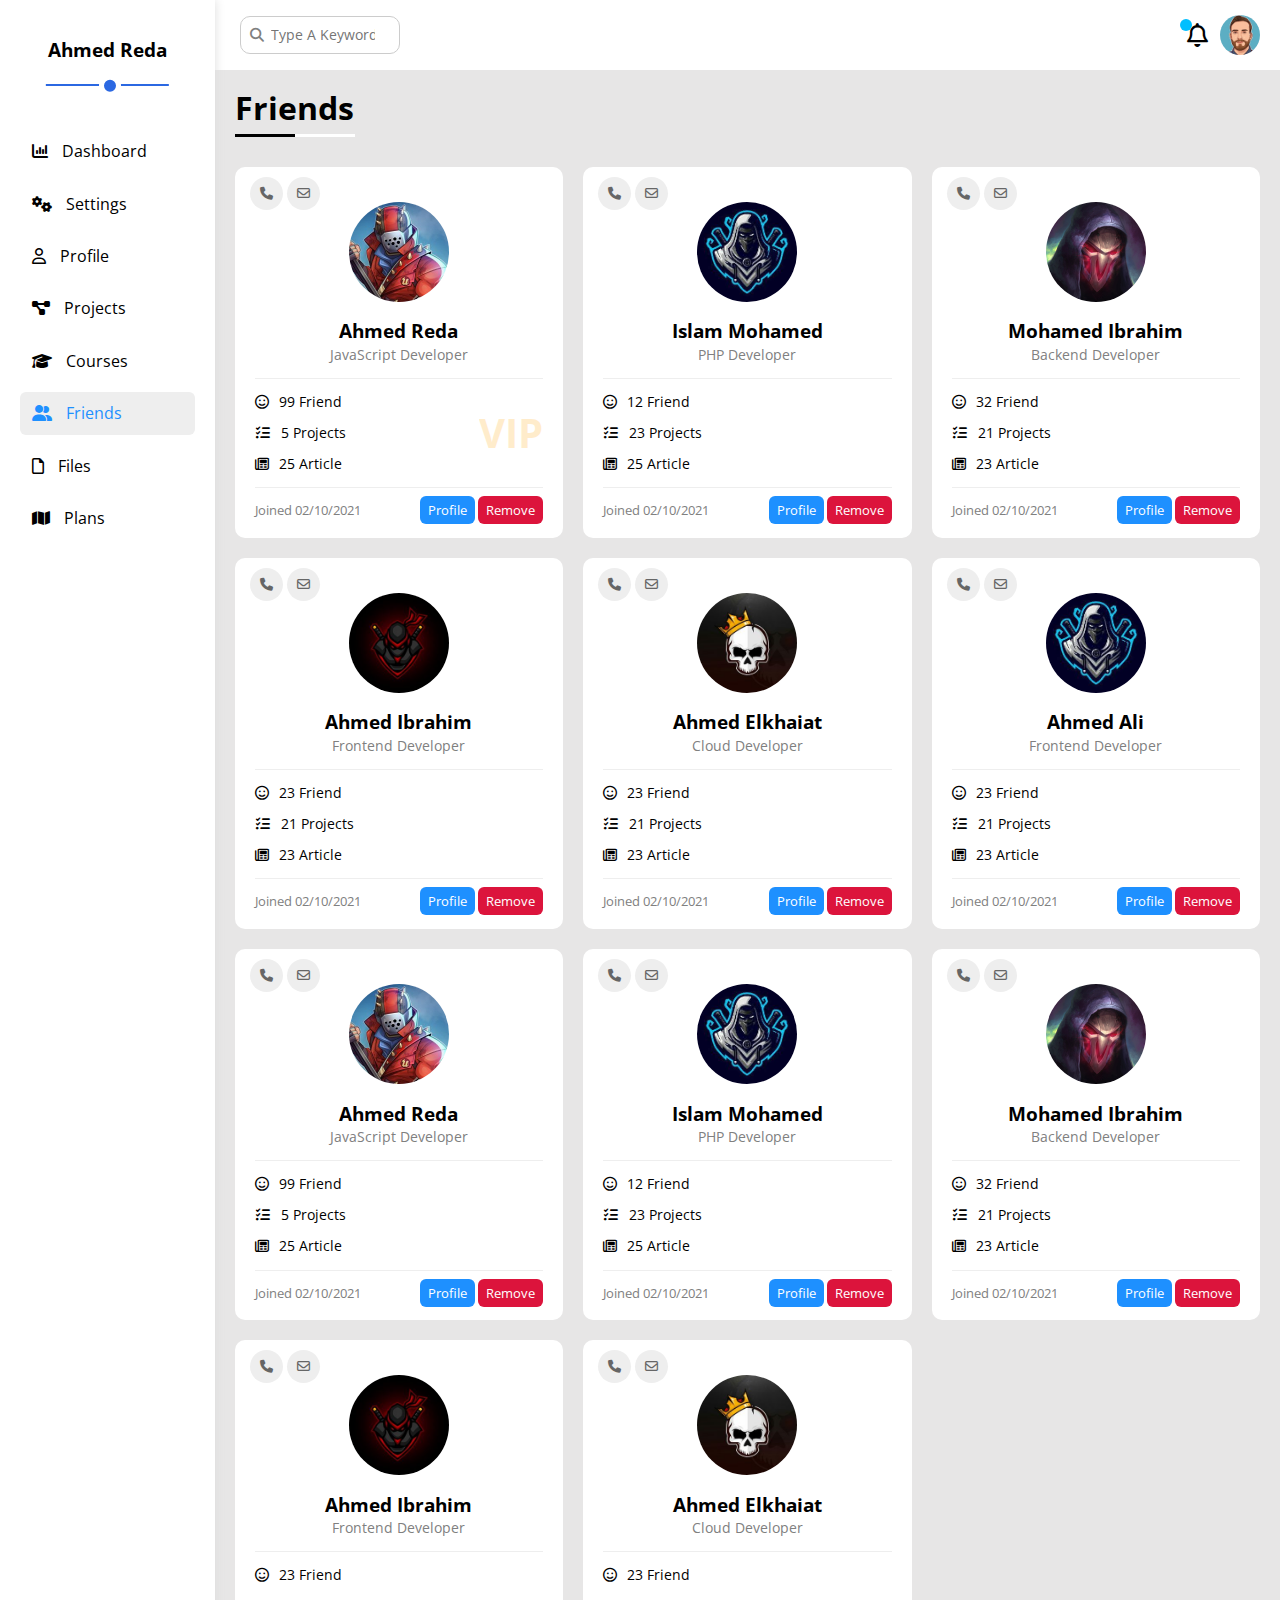
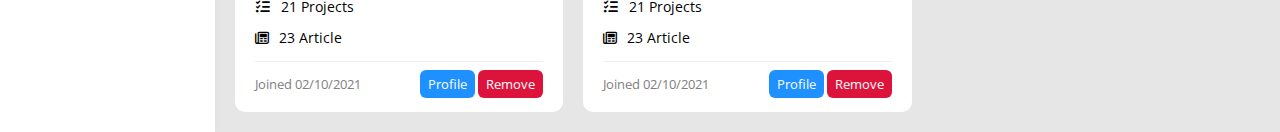
<file: Friends.html>
<!DOCTYPE html>
<html lang="en">

<head>
    <meta charset="UTF-8">
    <meta http-equiv="X-UA-Compatible" content="IE=edge">
    <meta name="viewport" content="width=device-width, initial-scale=1.0">
    <title>Friends</title>
    <link rel="stylesheet" href="./Css/normalize.css">
    <link rel="stylesheet" href="./Css/all.min.css">
    <link rel="stylesheet" href="./Css/framework.css">
    <link rel="stylesheet" href="./Css/Style.css">
    <link rel="preconnect" href="https://fonts.googleapis.com">
    <link rel="preconnect" href="https://fonts.gstatic.com" crossorigin>
    <link href="https://fonts.googleapis.com/css2?family=Open+Sans:ital,wght@0,500;0,600;1,400&display=swap"
        rel="stylesheet">
</head>

<body>
    <div class="page">

        <div class="sidebar p-20">
            <h3 class="txt-c">Ahmed <span class="hidden">Reda</span></h3>
            <ul class="pt-20">
                <li>
                    <a class="p-10 c-black" href="index.html">
                        <i class="fa-solid fa-chart-column"></i>
                        <span class="pl-10">Dashboard</span>
                    </a>
                </li>
                <li>
                    <a class="p-10 srad-6 c-black" href="Setting.html">
                        <i class="fa-solid fa-gears"></i>
                        <span class="pl-10">Settings</span>
                    </a>
                </li>
                <li>
                    <a class="p-10 srad-6 c-black" href="Profile.html">
                        <i class="fa-regular fa-user"></i>
                        <span class="pl-10">Profile</span>
                    </a>
                </li>
                <li>
                    <a class="p-10 srad-6 c-black" href="Projects.html">
                        <i class="fa-solid fa-diagram-project"></i>
                        <span class="pl-10">Projects</span>
                    </a>
                </li>
                <li>
                    <a class="p-10 srad-6 c-black" href="Courses.html">
                        <i class="fa-solid fa-graduation-cap"></i>
                        <span class="pl-10">Courses</span>
                    </a>
                </li>
                <li class="active srad-50">
                    <a class="p-10 srad-6 c-black" href="Friends.html">
                        <i class="fa-solid fa-user-group"></i>
                        <span class="pl-10">Friends</span>
                    </a>
                </li>
                <li>
                    <a class="p-10 srad-6 c-black" href="Files.html">
                        <i class="fa-regular fa-file"></i>
                        <span class="pl-10">Files</span>
                    </a>
                </li>
                <li>
                    <a class="p-10 srad-6 c-black" href="Plans.html">
                        <i class="fa-solid fa-map"></i>
                        <span class="pl-10">Plans</span>
                    </a>
                </li>
            </ul>
        </div>

        <div class="conotent">

            <dev class="head flex-btween">
                <div class="search">
                    <input type="search" placeholder="Type A Keyword">
                </div>
                <div class="icons">
                    <span class="notify">
                        <i class="fa-regular fa-bell fa-xl"></i>
                    </span>
                    <img src="./images/avatar-05.png" alt="img">
                </div>
            </dev>

            <h1>Friends</h1>
            <!-- Friends -->
            <div class="friends d-grid gap-20 m-20">

                <div class="friend bg-white p-20 rad-10 p-relative">
                    <div class="contact">
                        <a href="#"><i class="fa-solid fa-phone"></i></a>
                        <a href="#"><i class="fa-regular fa-envelope"></i></a>
                    </div>
                    <div class="info txt-c">
                        <img class="mt-15" src="./images/friend-01.jpg" alt="">
                        <h3 class="mt-15 mb-5">Ahmed Reda</h3>
                        <p class="c-gray font-14 mt-0">JavaScript Developer</p>
                    </div>
                    <div class="icons font-14 p-relative">
                        <div class="mb-15">
                            <i class="fa-regular fa-face-smile"></i><span>99 Friend</span>
                        </div>
                        <div class="mb-15">
                            <i class="fa-solid fa-list-check"></i><span>5 Projects</span>
                        </div>
                        <div>
                            <i class="fa-regular fa-newspaper"></i><span>25 Article</span>
                        </div>
                        <span class="vip">VIP</span>
                    </div>
                    <div class="control flex-btween c-gray font-13">
                        <span>Joined 02/10/2021</span>
                        <div class="btns">
                            <a class="btn-shape-B bg-blue" href="./Profile.html">Profile</a>
                            <a class="btn-shape-B c-red" href="#">Remove</a>
                        </div>
                    </div>
                </div>

                <div class="friend bg-white p-20 rad-10 p-relative">
                    <div class="contact">
                        <a href="#"><i class="fa-solid fa-phone"></i></a>
                        <a href="#"><i class="fa-regular fa-envelope"></i></a>
                    </div>
                    <div class="info txt-c">
                        <img class="mt-15" src="./images/friend-02.jpg" alt="">
                        <h3 class="mt-15 mb-5">Islam Mohamed</h3>
                        <p class="c-gray font-14 mt-0">PHP Developer</p>
                    </div>
                    <div class="icons font-14">
                        <div class="mb-15">
                            <i class="fa-regular fa-face-smile"></i><span>12 Friend</span>
                        </div>
                        <div class="mb-15">
                            <i class="fa-solid fa-list-check"></i><span>23 Projects</span>
                        </div>
                        <div>
                            <i class="fa-regular fa-newspaper"></i><span>25 Article</span>
                        </div>
                    </div>
                    <div class="control flex-btween c-gray font-13">
                        <span>Joined 02/10/2021</span>
                        <div class="btns">
                            <a class="btn-shape-B bg-blue" href="./Profile.html">Profile</a>
                            <a class="btn-shape-B c-red" href="#">Remove</a>
                        </div>
                    </div>
                </div>

                <div class="friend bg-white p-20 rad-10 p-relative">
                    <div class="contact">
                        <a href="#"><i class="fa-solid fa-phone"></i></a>
                        <a href="#"><i class="fa-regular fa-envelope"></i></a>
                    </div>
                    <div class="info txt-c">
                        <img class="mt-15" src="./images/friend-03.jpg" alt="">
                        <h3 class="mt-15 mb-5">Mohamed Ibrahim</h3>
                        <p class="c-gray font-14 mt-0">Backend Developer</p>
                    </div>
                    <div class="icons font-14">
                        <div class="mb-15">
                            <i class="fa-regular fa-face-smile"></i><span>32 Friend</span>
                        </div>
                        <div class="mb-15">
                            <i class="fa-solid fa-list-check"></i><span>21 Projects</span>
                        </div>
                        <div>
                            <i class="fa-regular fa-newspaper"></i><span>23 Article</span>
                        </div>
                    </div>
                    <div class="control flex-btween c-gray font-13">
                        <span>Joined 02/10/2021</span>
                        <div class="btns">
                            <a class="btn-shape-B bg-blue" href="./Profile.html">Profile</a>
                            <a class="btn-shape-B c-red" href="#">Remove</a>
                        </div>
                    </div>
                </div>

                <div class="friend bg-white p-20 rad-10 p-relative">
                    <div class="contact">
                        <a href="#"><i class="fa-solid fa-phone"></i></a>
                        <a href="#"><i class="fa-regular fa-envelope"></i></a>
                    </div>
                    <div class="info txt-c">
                        <img class="mt-15" src="./images/friend-04.jpg" alt="">
                        <h3 class="mt-15 mb-5">Ahmed Ibrahim</h3>
                        <p class="c-gray font-14 mt-0">Frontend Developer</p>
                    </div>
                    <div class="icons font-14">
                        <div class="mb-15">
                            <i class="fa-regular fa-face-smile"></i><span>23 Friend</span>
                        </div>
                        <div class="mb-15">
                            <i class="fa-solid fa-list-check"></i><span>21 Projects</span>
                        </div>
                        <div>
                            <i class="fa-regular fa-newspaper"></i><span>23 Article</span>
                        </div>
                    </div>
                    <div class="control flex-btween c-gray font-13">
                        <span>Joined 02/10/2021</span>
                        <div class="btns">
                            <a class="btn-shape-B bg-blue" href="./Profile.html">Profile</a>
                            <a class="btn-shape-B c-red" href="#">Remove</a>
                        </div>
                    </div>
                </div>

                <div class="friend bg-white p-20 rad-10 p-relative">
                    <div class="contact">
                        <a href="#"><i class="fa-solid fa-phone"></i></a>
                        <a href="#"><i class="fa-regular fa-envelope"></i></a>
                    </div>
                    <div class="info txt-c">
                        <img class="mt-15" src="./images/friend-05.jpg" alt="">
                        <h3 class="mt-15 mb-5">Ahmed Elkhaiat</h3>
                        <p class="c-gray font-14 mt-0">Cloud Developer</p>
                    </div>
                    <div class="icons font-14">
                        <div class="mb-15">
                            <i class="fa-regular fa-face-smile"></i><span>23 Friend</span>
                        </div>
                        <div class="mb-15">
                            <i class="fa-solid fa-list-check"></i><span>21 Projects</span>
                        </div>
                        <div>
                            <i class="fa-regular fa-newspaper"></i><span>23 Article</span>
                        </div>
                    </div>
                    <div class="control flex-btween c-gray font-13">
                        <span>Joined 02/10/2021</span>
                        <div class="btns">
                            <a class="btn-shape-B bg-blue" href="./Profile.html">Profile</a>
                            <a class="btn-shape-B c-red" href="#">Remove</a>
                        </div>
                    </div>
                </div>

                <div class="friend bg-white p-20 rad-10 p-relative">
                    <div class="contact">
                        <a href="#"><i class="fa-solid fa-phone"></i></a>
                        <a href="#"><i class="fa-regular fa-envelope"></i></a>
                    </div>
                    <div class="info txt-c">
                        <img class="mt-15" src="./images/friend-02.jpg" alt="">
                        <h3 class="mt-15 mb-5">Ahmed Ali</h3>
                        <p class="c-gray font-14 mt-0">Frontend Developer</p>
                    </div>
                    <div class="icons font-14">
                        <div class="mb-15">
                            <i class="fa-regular fa-face-smile"></i><span>23 Friend</span>
                        </div>
                        <div class="mb-15">
                            <i class="fa-solid fa-list-check"></i><span>21 Projects</span>
                        </div>
                        <div>
                            <i class="fa-regular fa-newspaper"></i><span>23 Article</span>
                        </div>
                    </div>
                    <div class="control flex-btween c-gray font-13">
                        <span>Joined 02/10/2021</span>
                        <div class="btns">
                            <a class="btn-shape-B bg-blue" href="./Profile.html">Profile</a>
                            <a class="btn-shape-B c-red" href="#">Remove</a>
                        </div>
                    </div>
                </div>

                <div class="friend bg-white p-20 rad-10 p-relative">
                    <div class="contact">
                        <a href="#"><i class="fa-solid fa-phone"></i></a>
                        <a href="#"><i class="fa-regular fa-envelope"></i></a>
                    </div>
                    <div class="info txt-c">
                        <img class="mt-15" src="./images/friend-01.jpg" alt="">
                        <h3 class="mt-15 mb-5">Ahmed Reda</h3>
                        <p class="c-gray font-14 mt-0">JavaScript Developer</p>
                    </div>
                    <div class="icons font-14">
                        <div class="mb-15">
                            <i class="fa-regular fa-face-smile"></i><span>99 Friend</span>
                        </div>
                        <div class="mb-15">
                            <i class="fa-solid fa-list-check"></i><span>5 Projects</span>
                        </div>
                        <div>
                            <i class="fa-regular fa-newspaper"></i><span>25 Article</span>
                        </div>
                    </div>
                    <div class="control flex-btween c-gray font-13">
                        <span>Joined 02/10/2021</span>
                        <div class="btns">
                            <a class="btn-shape-B bg-blue" href="./Profile.html">Profile</a>
                            <a class="btn-shape-B c-red" href="#">Remove</a>
                        </div>
                    </div>
                </div>

                <div class="friend bg-white p-20 rad-10 p-relative">
                    <div class="contact">
                        <a href="#"><i class="fa-solid fa-phone"></i></a>
                        <a href="#"><i class="fa-regular fa-envelope"></i></a>
                    </div>
                    <div class="info txt-c">
                        <img class="mt-15" src="./images/friend-02.jpg" alt="">
                        <h3 class="mt-15 mb-5">Islam Mohamed</h3>
                        <p class="c-gray font-14 mt-0">PHP Developer</p>
                    </div>
                    <div class="icons font-14">
                        <div class="mb-15">
                            <i class="fa-regular fa-face-smile"></i><span>12 Friend</span>
                        </div>
                        <div class="mb-15">
                            <i class="fa-solid fa-list-check"></i><span>23 Projects</span>
                        </div>
                        <div>
                            <i class="fa-regular fa-newspaper"></i><span>25 Article</span>
                        </div>
                    </div>
                    <div class="control flex-btween c-gray font-13">
                        <span>Joined 02/10/2021</span>
                        <div class="btns">
                            <a class="btn-shape-B bg-blue" href="./Profile.html">Profile</a>
                            <a class="btn-shape-B c-red" href="#">Remove</a>
                        </div>
                    </div>
                </div>

                <div class="friend bg-white p-20 rad-10 p-relative">
                    <div class="contact">
                        <a href="#"><i class="fa-solid fa-phone"></i></a>
                        <a href="#"><i class="fa-regular fa-envelope"></i></a>
                    </div>
                    <div class="info txt-c">
                        <img class="mt-15" src="./images/friend-03.jpg" alt="">
                        <h3 class="mt-15 mb-5">Mohamed Ibrahim</h3>
                        <p class="c-gray font-14 mt-0">Backend Developer</p>
                    </div>
                    <div class="icons font-14">
                        <div class="mb-15">
                            <i class="fa-regular fa-face-smile"></i><span>32 Friend</span>
                        </div>
                        <div class="mb-15">
                            <i class="fa-solid fa-list-check"></i><span>21 Projects</span>
                        </div>
                        <div>
                            <i class="fa-regular fa-newspaper"></i><span>23 Article</span>
                        </div>
                    </div>
                    <div class="control flex-btween c-gray font-13">
                        <span>Joined 02/10/2021</span>
                        <div class="btns">
                            <a class="btn-shape-B bg-blue" href="./Profile.html">Profile</a>
                            <a class="btn-shape-B c-red" href="#">Remove</a>
                        </div>
                    </div>
                </div>

                <div class="friend bg-white p-20 rad-10 p-relative">
                    <div class="contact">
                        <a href="#"><i class="fa-solid fa-phone"></i></a>
                        <a href="#"><i class="fa-regular fa-envelope"></i></a>
                    </div>
                    <div class="info txt-c">
                        <img class="mt-15" src="./images/friend-04.jpg" alt="">
                        <h3 class="mt-15 mb-5">Ahmed Ibrahim</h3>
                        <p class="c-gray font-14 mt-0">Frontend Developer</p>
                    </div>
                    <div class="icons font-14">
                        <div class="mb-15">
                            <i class="fa-regular fa-face-smile"></i><span>23 Friend</span>
                        </div>
                        <div class="mb-15">
                            <i class="fa-solid fa-list-check"></i><span>21 Projects</span>
                        </div>
                        <div>
                            <i class="fa-regular fa-newspaper"></i><span>23 Article</span>
                        </div>
                    </div>
                    <div class="control flex-btween c-gray font-13">
                        <span>Joined 02/10/2021</span>
                        <div class="btns">
                            <a class="btn-shape-B bg-blue" href="./Profile.html">Profile</a>
                            <a class="btn-shape-B c-red" href="#">Remove</a>
                        </div>
                    </div>
                </div>

                <div class="friend bg-white p-20 rad-10 p-relative">
                    <div class="contact">
                        <a href="#"><i class="fa-solid fa-phone"></i></a>
                        <a href="#"><i class="fa-regular fa-envelope"></i></a>
                    </div>
                    <div class="info txt-c">
                        <img class="mt-15" src="./images/friend-05.jpg" alt="">
                        <h3 class="mt-15 mb-5">Ahmed Elkhaiat</h3>
                        <p class="c-gray font-14 mt-0">Cloud Developer</p>
                    </div>
                    <div class="icons font-14">
                        <div class="mb-15">
                            <i class="fa-regular fa-face-smile"></i><span>23 Friend</span>
                        </div>
                        <div class="mb-15">
                            <i class="fa-solid fa-list-check"></i><span>21 Projects</span>
                        </div>
                        <div>
                            <i class="fa-regular fa-newspaper"></i><span>23 Article</span>
                        </div>
                    </div>
                    <div class="control flex-btween c-gray font-13">
                        <span>Joined 02/10/2021</span>
                        <div class="btns">
                            <a class="btn-shape-B bg-blue" href="./Profile.html">Profile</a>
                            <a class="btn-shape-B c-red" href="#">Remove</a>
                        </div>
                    </div>
                </div>

            </div>

        </div>

    </div>
</body>

</html>
</file>
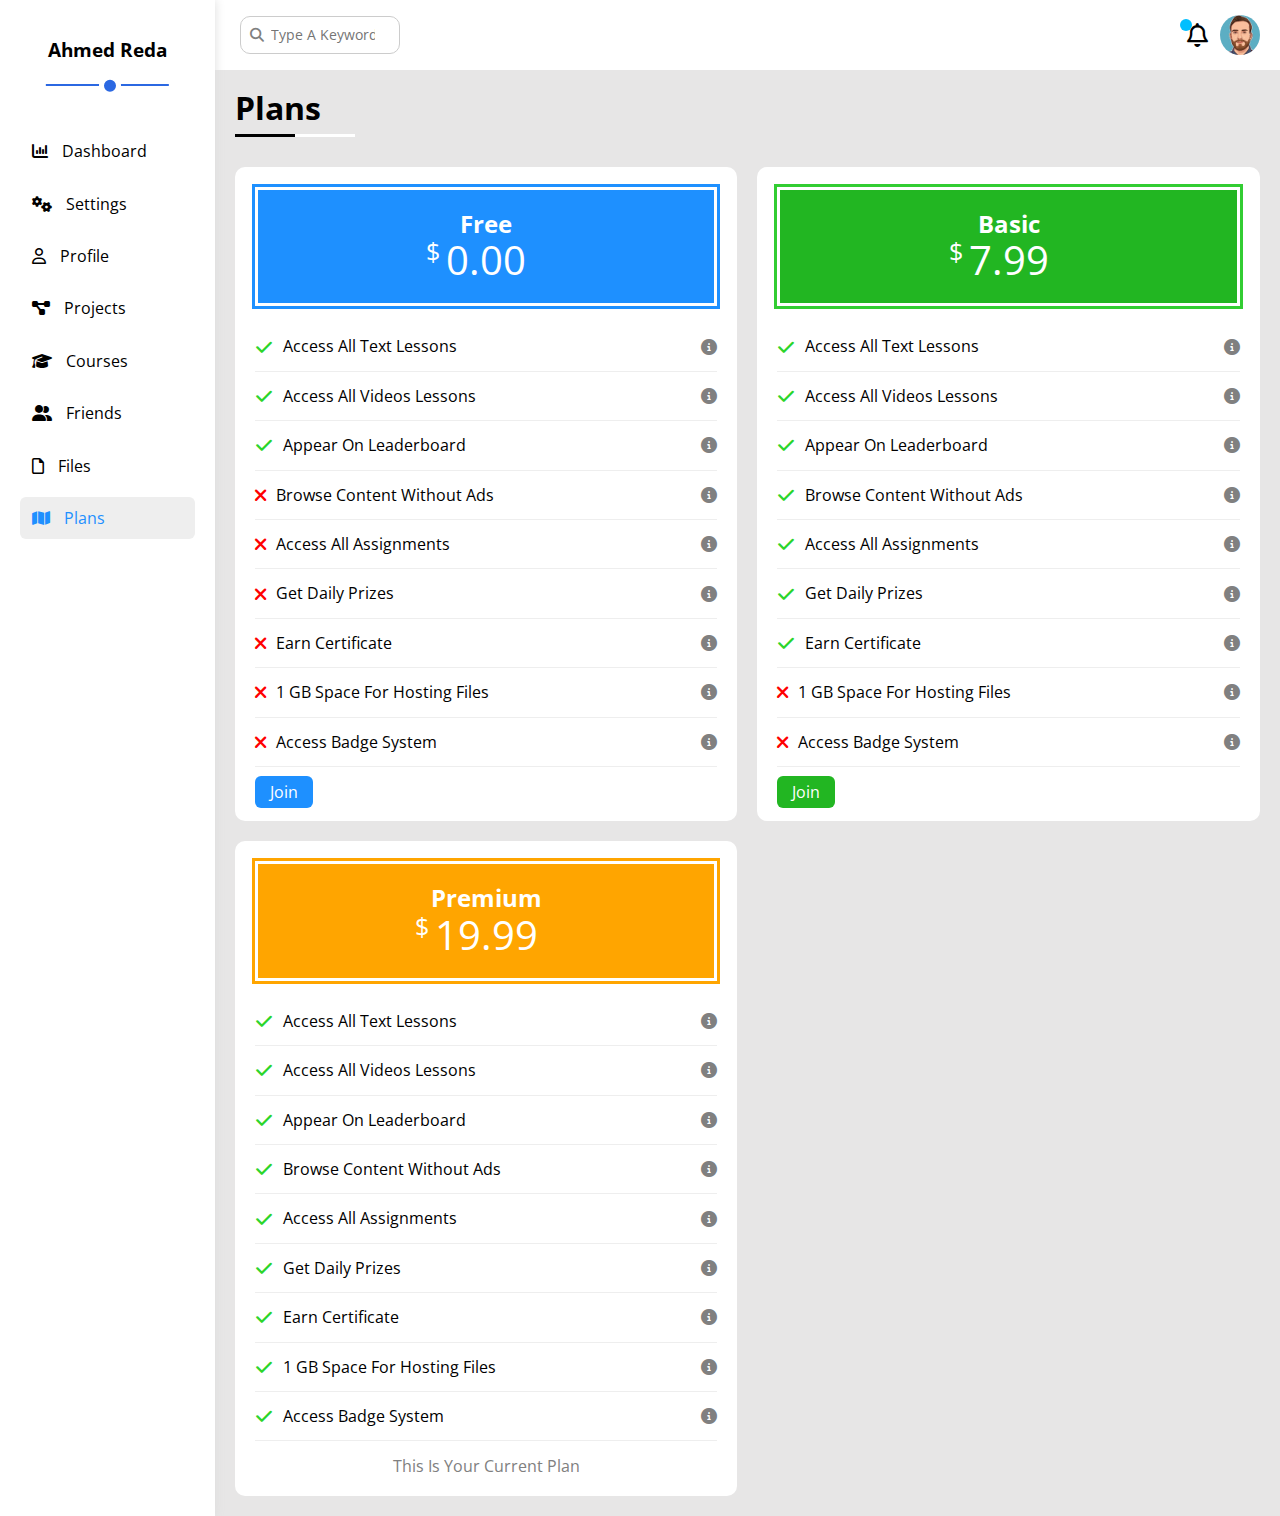
<file: Plans.html>
<!DOCTYPE html>
<html lang="en">

<head>
    <meta charset="UTF-8">
    <meta http-equiv="X-UA-Compatible" content="IE=edge">
    <meta name="viewport" content="width=device-width, initial-scale=1.0">
    <title>Plans</title>
    <link rel="stylesheet" href="./Css/normalize.css">
    <link rel="stylesheet" href="./Css/all.min.css">
    <link rel="stylesheet" href="./Css/framework.css">
    <link rel="stylesheet" href="./Css/Style.css">
    <link rel="preconnect" href="https://fonts.googleapis.com">
    <link rel="preconnect" href="https://fonts.gstatic.com" crossorigin>
    <link href="https://fonts.googleapis.com/css2?family=Open+Sans:ital,wght@0,500;0,600;1,400&display=swap"
        rel="stylesheet">
</head>

<body>
    <div class="page">
        <!-- sidebar -->
        <div class="sidebar p-20">
            <h3 class="txt-c">Ahmed <span class="hidden">Reda</span></h3>
            <ul class="pt-20">
                <li>
                    <a class="p-10 c-black" href="index.html">
                        <i class="fa-solid fa-chart-column"></i>
                        <span class="pl-10">Dashboard</span>
                    </a>
                </li>
                <li>
                    <a class="p-10 srad-6 c-black" href="Setting.html">
                        <i class="fa-solid fa-gears"></i>
                        <span class="pl-10">Settings</span>
                    </a>
                </li>
                <li>
                    <a class="p-10 srad-6 c-black" href="Profile.html">
                        <i class="fa-regular fa-user"></i>
                        <span class="pl-10">Profile</span>
                    </a>
                </li>
                <li>
                    <a class="p-10 srad-6 c-black" href="Projects.html">
                        <i class="fa-solid fa-diagram-project"></i>
                        <span class="pl-10">Projects</span>
                    </a>
                </li>
                <li>
                    <a class="p-10 srad-6 c-black" href="Courses.html">
                        <i class="fa-solid fa-graduation-cap"></i>
                        <span class="pl-10">Courses</span>
                    </a>
                </li>
                <li>
                    <a class="p-10 srad-6 c-black" href="Friends.html">
                        <i class="fa-solid fa-user-group"></i>
                        <span class="pl-10">Friends</span>
                    </a>
                </li>
                <li>
                    <a class="p-10 srad-6 c-black" href="Files.html">
                        <i class="fa-regular fa-file"></i>
                        <span class="pl-10">Files</span>
                    </a>
                </li>
                <li class="active srad-50">
                    <a class="p-10 srad-6 c-black" href="Plans.html">
                        <i class="fa-solid fa-map"></i>
                        <span class="pl-10">Plans</span>
                    </a>
                </li>
            </ul>
        </div>
        <!-- content page -->
        <div class="conotent">
            <!-- head of content -->
            <dev class="head flex-btween">
                <div class="search">
                    <input type="search" placeholder="Type A Keyword">
                </div>
                <div class="icons">
                    <span class="notify">
                        <i class="fa-regular fa-bell fa-xl"></i>
                    </span>
                    <img src="./images/avatar-05.png" alt="img">
                </div>
            </dev>

            <h1>Plans</h1>
            <!-- Plans -->
            <div class="plans d-grid gap-20 m-20">
                <div class="plan bg-white p-20 rad-10">
                    <div class="top bg-blue outline-blue">
                        <h2 class="m-0">Free</h2>
                        <div class="cost">
                            <span>$</span>
                            0.00
                        </div>
                    </div>
                    <ul>
                        <li>
                            <i class="fa-solid fa-check true"></i>
                            <span>Access All Text Lessons</span>
                            <i class="fa-solid fa-circle-info c-gray help"></i>
                        </li>
                        <li>
                            <i class="fa-solid fa-check true"></i>
                            <span>Access All Videos Lessons</span>
                            <i class="fa-solid fa-circle-info c-gray help"></i>
                        </li>
                        <li>
                            <i class="fa-solid fa-check true"></i>
                            <span>Appear On Leaderboard</span>
                            <i class="fa-solid fa-circle-info c-gray help"></i>
                        </li>
                        <li>
                            <i class="fa-solid fa-xmark"></i>
                            <span>Browse Content Without Ads</span>
                            <i class="fa-solid fa-circle-info c-gray help"></i>
                        </li>
                        <li>
                            <i class="fa-solid fa-xmark"></i>
                            <span>Access All Assignments</span>
                            <i class="fa-solid fa-circle-info c-gray help"></i>
                        </li>
                        <li>
                            <i class="fa-solid fa-xmark"></i>
                            <span>Get Daily Prizes</span>
                            <i class="fa-solid fa-circle-info c-gray help"></i>
                        </li>
                        <li>
                            <i class="fa-solid fa-xmark"></i>
                            <span>Earn Certificate</span>
                            <i class="fa-solid fa-circle-info c-gray help"></i>
                        </li>
                        <li>
                            <i class="fa-solid fa-xmark"></i>
                            <span>1 GB Space For Hosting Files</span>
                            <i class="fa-solid fa-circle-info c-gray help"></i>
                        </li>
                        <li>
                            <i class="fa-solid fa-xmark"></i>
                            <span>Access Badge System</span>
                            <i class="fa-solid fa-circle-info c-gray help"></i>
                        </li>
                    </ul>
                    <a class="btn-shape-B bg-blue" href="#">Join</a>
                </div>
                <div class="plan bg-white p-20 rad-10">
                    <div class="top bg-green outline-green">
                        <h2 class="m-0">Basic</h2>
                        <div class="cost">
                            <span>$</span>
                            7.99
                        </div>
                    </div>
                    <ul>
                        <li>
                            <i class="fa-solid fa-check true"></i>
                            <span>Access All Text Lessons</span>
                            <i class="fa-solid fa-circle-info c-gray help"></i>
                        </li>
                        <li>
                            <i class="fa-solid fa-check true"></i>
                            <span>Access All Videos Lessons</span>
                            <i class="fa-solid fa-circle-info c-gray help"></i>
                        </li>
                        <li>
                            <i class="fa-solid fa-check true"></i>
                            <span>Appear On Leaderboard</span>
                            <i class="fa-solid fa-circle-info c-gray help"></i>
                        </li>
                        <li>
                            <i class="fa-solid fa-check true"></i>
                            <span>Browse Content Without Ads</span>
                            <i class="fa-solid fa-circle-info c-gray help"></i>
                        </li>
                        <li>
                            <i class="fa-solid fa-check true"></i>
                            <span>Access All Assignments</span>
                            <i class="fa-solid fa-circle-info c-gray help"></i>
                        </li>
                        <li>
                            <i class="fa-solid fa-check true"></i>
                            <span>Get Daily Prizes</span>
                            <i class="fa-solid fa-circle-info c-gray help"></i>
                        </li>
                        <li>
                            <i class="fa-solid fa-check true"></i>
                            <span>Earn Certificate</span>
                            <i class="fa-solid fa-circle-info c-gray help"></i>
                        </li>
                        <li>
                            <i class="fa-solid fa-xmark"></i>
                            <span>1 GB Space For Hosting Files</span>
                            <i class="fa-solid fa-circle-info c-gray help"></i>
                        </li>
                        <li>
                            <i class="fa-solid fa-xmark"></i>
                            <span>Access Badge System</span>
                            <i class="fa-solid fa-circle-info c-gray help"></i>
                        </li>
                    </ul>
                    <a class="btn-shape-B bg-green" href="#">Join</a>
                </div>
                <div class="plan bg-white p-20 rad-10">
                    <div class="top bg-orange outline-orange">
                        <h2 class="m-0">Premium</h2>
                        <div class="cost">
                            <span>$</span>
                            19.99
                        </div>
                    </div>
                    <ul>
                        <li>
                            <i class="fa-solid fa-check true"></i>
                            <span>Access All Text Lessons</span>
                            <i class="fa-solid fa-circle-info c-gray help"></i>
                        </li>
                        <li>
                            <i class="fa-solid fa-check true"></i>
                            <span>Access All Videos Lessons</span>
                            <i class="fa-solid fa-circle-info c-gray help"></i>
                        </li>
                        <li>
                            <i class="fa-solid fa-check true"></i>
                            <span>Appear On Leaderboard</span>
                            <i class="fa-solid fa-circle-info c-gray help"></i>
                        </li>
                        <li>
                            <i class="fa-solid fa-check true"></i>
                            <span>Browse Content Without Ads</span>
                            <i class="fa-solid fa-circle-info c-gray help"></i>
                        </li>
                        <li>
                            <i class="fa-solid fa-check true"></i>
                            <span>Access All Assignments</span>
                            <i class="fa-solid fa-circle-info c-gray help"></i>
                        </li>
                        <li>
                            <i class="fa-solid fa-check true"></i>
                            <span>Get Daily Prizes</span>
                            <i class="fa-solid fa-circle-info c-gray help"></i>
                        </li>
                        <li>
                            <i class="fa-solid fa-check true"></i>
                            <span>Earn Certificate</span>
                            <i class="fa-solid fa-circle-info c-gray help"></i>
                        </li>
                        <li>
                            <i class="fa-solid fa-check true"></i>
                            <span>1 GB Space For Hosting Files</span>
                            <i class="fa-solid fa-circle-info c-gray help"></i>
                        </li>
                        <li>
                            <i class="fa-solid fa-check true"></i>
                            <span>Access Badge System</span>
                            <i class="fa-solid fa-circle-info c-gray help"></i>
                        </li>
                    </ul>
                    <p class="txt-c m-0 c-gray">This Is Your Current Plan</p>
                </div>
            </div>

        </div>

    </div>
</body>

</html>

<!-- <i class="fa-solid fa-xmark"></i> -->
</file>
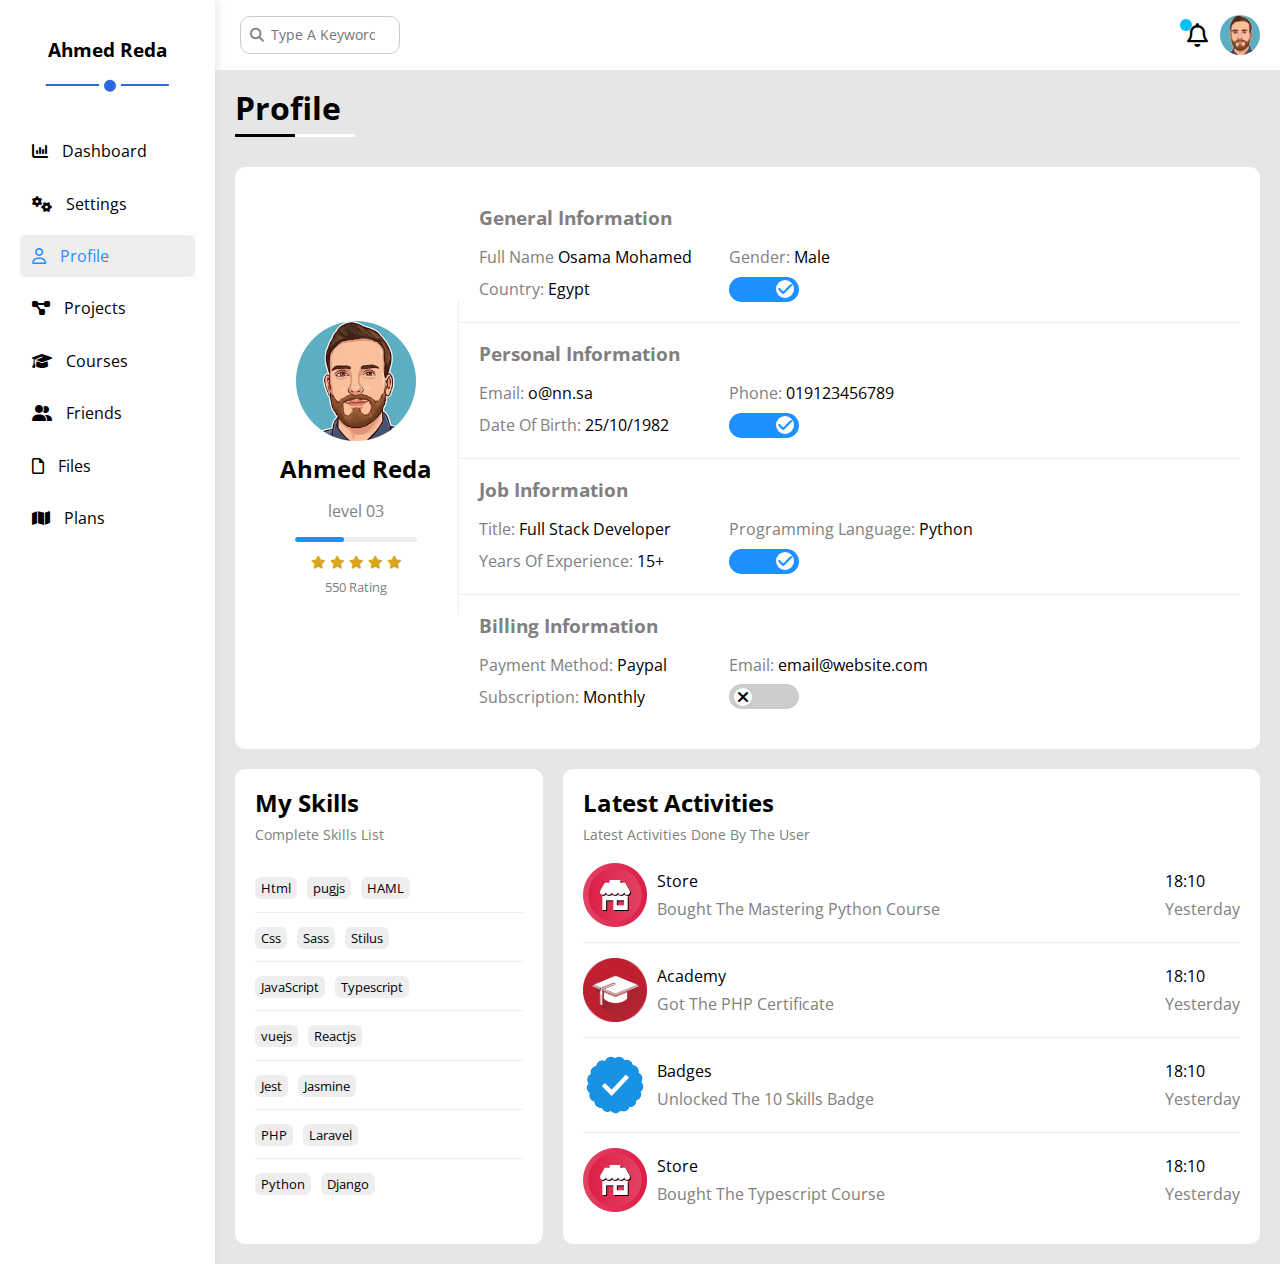
<file: Profile.html>
<!DOCTYPE html>
<html lang="en">

<head>
    <meta charset="UTF-8">
    <meta http-equiv="X-UA-Compatible" content="IE=edge">
    <meta name="viewport" content="width=device-width, initial-scale=1.0">
    <title>Profile</title>
    <link rel="stylesheet" href="./Css/normalize.css">
    <link rel="stylesheet" href="./Css/all.min.css">
    <link rel="stylesheet" href="./Css/framework.css">
    <link rel="stylesheet" href="./Css/Style.css">
    <link rel="preconnect" href="https://fonts.googleapis.com">
    <link rel="preconnect" href="https://fonts.gstatic.com" crossorigin>
    <link href="https://fonts.googleapis.com/css2?family=Open+Sans:ital,wght@0,500;0,600;1,400&display=swap"
        rel="stylesheet">
</head>

<body>
    <div class="page">

        <div class="sidebar p-20">
            <h3 class="txt-c">Ahmed <span class="hidden">Reda</span></h3>
            <ul class="pt-20">
                <li>
                    <a class="p-10 c-black" href="index.html">
                        <i class="fa-solid fa-chart-column"></i>
                        <span class="pl-10">Dashboard</span>
                    </a>
                </li>
                <li>
                    <a class="p-10 srad-6 c-black" href="Setting.html">
                        <i class="fa-solid fa-gears"></i>
                        <span class="pl-10">Settings</span>
                    </a>
                </li>
                <li class="active srad-50">
                    <a class="p-10 srad-6 c-black" href="Profile.html">
                        <i class="fa-regular fa-user"></i>
                        <span class="pl-10">Profile</span>
                    </a>
                </li>
                <li>
                    <a class="p-10 srad-6 c-black" href="Projects.html">
                        <i class="fa-solid fa-diagram-project"></i>
                        <span class="pl-10">Projects</span>
                    </a>
                </li>
                <li>
                    <a class="p-10 srad-6 c-black" href="Courses.html">
                        <i class="fa-solid fa-graduation-cap"></i>
                        <span class="pl-10">Courses</span>
                    </a>
                </li>
                <li>
                    <a class="p-10 srad-6 c-black" href="Friends.html">
                        <i class="fa-solid fa-user-group"></i>
                        <span class="pl-10">Friends</span>
                    </a>
                </li>
                <li>
                    <a class="p-10 srad-6 c-black" href="Files.html">
                        <i class="fa-regular fa-file"></i>
                        <span class="pl-10">Files</span>
                    </a>
                </li>
                <li>
                    <a class="p-10 srad-6 c-black" href="Plans.html">
                        <i class="fa-solid fa-map"></i>
                        <span class="pl-10">Plans</span>
                    </a>
                </li>
            </ul>
        </div>

        <div class="conotent">

            <dev class="head flex-btween">
                <div class="search">
                    <input type="search" placeholder="Type A Keyword">
                </div>
                <div class="icons">
                    <span class="notify">
                        <i class="fa-regular fa-bell fa-xl"></i>
                    </span>
                    <img src="./images/avatar-05.png" alt="img">
                </div>
            </dev>

            <h1>Profile</h1>

            <div class="profile m-20">
                <!-- info div -->
                <div class="info bg-white p-20 rad-10 d-flex align-center">
                    <div class="info-one p-20 txt-c">
                        <img src="./images/avatar-05.png" alt="img">
                        <h2 class="mt-0">Ahmed Reda</h2>
                        <p class="c-gray mt-0">level 03</p>
                        <div class="progress">
                            <span style="width: 40%;"></span>
                        </div>
                        <div class="rating">
                            <i class="fa-solid fa-star font-13 c-golden"></i>
                            <i class="fa-solid fa-star font-13 c-golden"></i>
                            <i class="fa-solid fa-star font-13 c-golden"></i>
                            <i class="fa-solid fa-star font-13 c-golden"></i>
                            <i class="fa-solid fa-star font-13 c-golden"></i>
                        </div>
                        <p class="d-block c-gray m-0 font-13">550 Rating</p>
                    </div>
                    <div class="info-two">
                        <div class="row d-flex align-center">
                            <h3 class="w-full mt-0 mb-10 c-gray">General Information</h3>
                            <div>
                                <span class="c-gray">Full Name</span>
                                <span>Osama Mohamed</span>
                            </div>
                            <div>
                                <span class="c-gray">Gender:</span>
                                <span>Male</span>
                            </div>
                            <div>
                                <span class="c-gray">Country:</span>
                                <span>Egypt</span>
                            </div>
                            <div>
                                <label>
                                    <input class="toggle-checkbox" type="checkbox" checked>
                                    <div class="switch"></div>
                                </label>
                            </div>
                        </div>
                        <div class="row d-flex align-center">
                            <h3 class="w-full mt-0 mb-10 c-gray">Personal Information</h3>
                            <div>
                                <span class="c-gray">Email:</span>
                                <span>o@nn.sa</span>
                            </div>
                            <div>
                                <span class="c-gray">Phone:</span>
                                <span>019123456789</span>
                            </div>
                            <div>
                                <span class="c-gray">Date Of Birth:</span>
                                <span>25/10/1982</span>
                            </div>
                            <div>
                                <label>
                                    <input class="toggle-checkbox" type="checkbox" checked>
                                    <div class="switch"></div>
                                </label>
                            </div>
                        </div>
                        <div class="row d-flex align-center">
                            <h3 class="w-full mt-0 mb-10 c-gray">Job Information</h3>
                            <div>
                                <span class="c-gray">Title:</span>
                                <span>Full Stack Developer</span>
                            </div>
                            <div>
                                <span class="c-gray">Programming Language:</span>
                                <span>Python</span>
                            </div>
                            <div>
                                <span class="c-gray">Years Of Experience:</span>
                                <span>15+</span>
                            </div>
                            <div>
                                <label>
                                    <input class="toggle-checkbox" type="checkbox" checked>
                                    <div class="switch"></div>
                                </label>
                            </div>
                        </div>
                        <div class="row d-flex align-center">
                            <h3 class="w-full mt-0 mb-10 c-gray">Billing Information</h3>
                            <div>
                                <span class="c-gray">Payment Method:</span>
                                <span>Paypal</span>
                            </div>
                            <div>
                                <span class="c-gray">Email:</span>
                                <span>email@website.com</span>
                            </div>
                            <div>
                                <span class="c-gray">Subscription:</span>
                                <span>Monthly</span>
                            </div>
                            <div>
                                <label>
                                    <input class="toggle-checkbox" type="checkbox">
                                    <div class="switch"></div>
                                </label>
                            </div>
                        </div>
                    </div>
                </div>
                <!-- other div -->
                <div class="other-div d-flex gap-20 mt-20">
                    <!-- skills section -->
                    <div class="skills bg-white p-20 rad-10">
                        <h2 class="mt-0 mb-10">My Skills</h2>
                        <p class="c-gray font-14 mt-0 mb-20">Complete Skills List</p>
                        <ul class="txt-c-phone">
                            <li><span class="btn-shape">Html</span><span class="btn-shape">pugjs</span><span
                                    class="btn-shape">HAML</span></li>
                            <li><span class="btn-shape">Css</span><span class="btn-shape">Sass</span><span
                                    class="btn-shape">Stilus</span></li>
                            <li><span class="btn-shape">JavaScript</span><span class="btn-shape">Typescript</span></li>
                            <li><span class="btn-shape">vuejs</span><span class="btn-shape">Reactjs</span>
                            </li>
                            <li><span class="btn-shape">Jest</span><span class="btn-shape">Jasmine</span>
                            </li>
                            <li><span class="btn-shape">PHP</span><span class="btn-shape">Laravel</span>
                            </li>
                            <li><span class="btn-shape">Python</span><span class="btn-shape">Django</span>
                            </li>
                        </ul>
                    </div>
                    <!-- activities section -->
                    <div class="activites bg-white p-20 rad-10">
                        <h2 class="mt-0 mb-10">Latest Activities</h2>
                        <p class="c-gray font-14 mt-0 mb-20">Latest Activities Done By The User</p>
                        <div class="activity">
                            <img src="./images/activity-01.png" alt="img">
                            <div class="info">
                                <span class="d-block mb-10">Store</span>
                                <span class="d-block c-gray">Bought The Mastering Python Course</span>
                            </div>
                            <div class="date">
                                <span class="d-block mb-10">18:10</span>
                                <span class="d-block c-gray">Yesterday</span>
                            </div>
                        </div>
                        <div class="activity">
                            <img src="./images/activity-02.png" alt="img">
                            <div class="info">
                                <span class="d-block mb-10">Academy</span>
                                <span class="d-block c-gray">Got The PHP Certificate</span>
                            </div>
                            <div class="date">
                                <span class="d-block mb-10">18:10</span>
                                <span class="d-block c-gray">Yesterday</span>
                            </div>
                        </div>
                        <div class="activity">
                            <img src="./images/activity-03.png" alt="img">
                            <div class="info">
                                <span class="d-block mb-10">Badges</span>
                                <span class="d-block c-gray">Unlocked The 10 Skills Badge</span>
                            </div>
                            <div class="date">
                                <span class="d-block mb-10">18:10</span>
                                <span class="d-block c-gray">Yesterday</span>
                            </div>
                        </div>
                        <div class="activity">
                            <img src="./images/activity-01.png" alt="img">
                            <div class="info">
                                <span class="d-block mb-10">Store</span>
                                <span class="d-block c-gray">Bought The Typescript Course</span>
                            </div>
                            <div class="date">
                                <span class="d-block mb-10">18:10</span>
                                <span class="d-block c-gray">Yesterday</span>
                            </div>
                        </div>
                    </div>
                </div>
            </div>

        </div>
    </div>
</body>

</html>
</file>
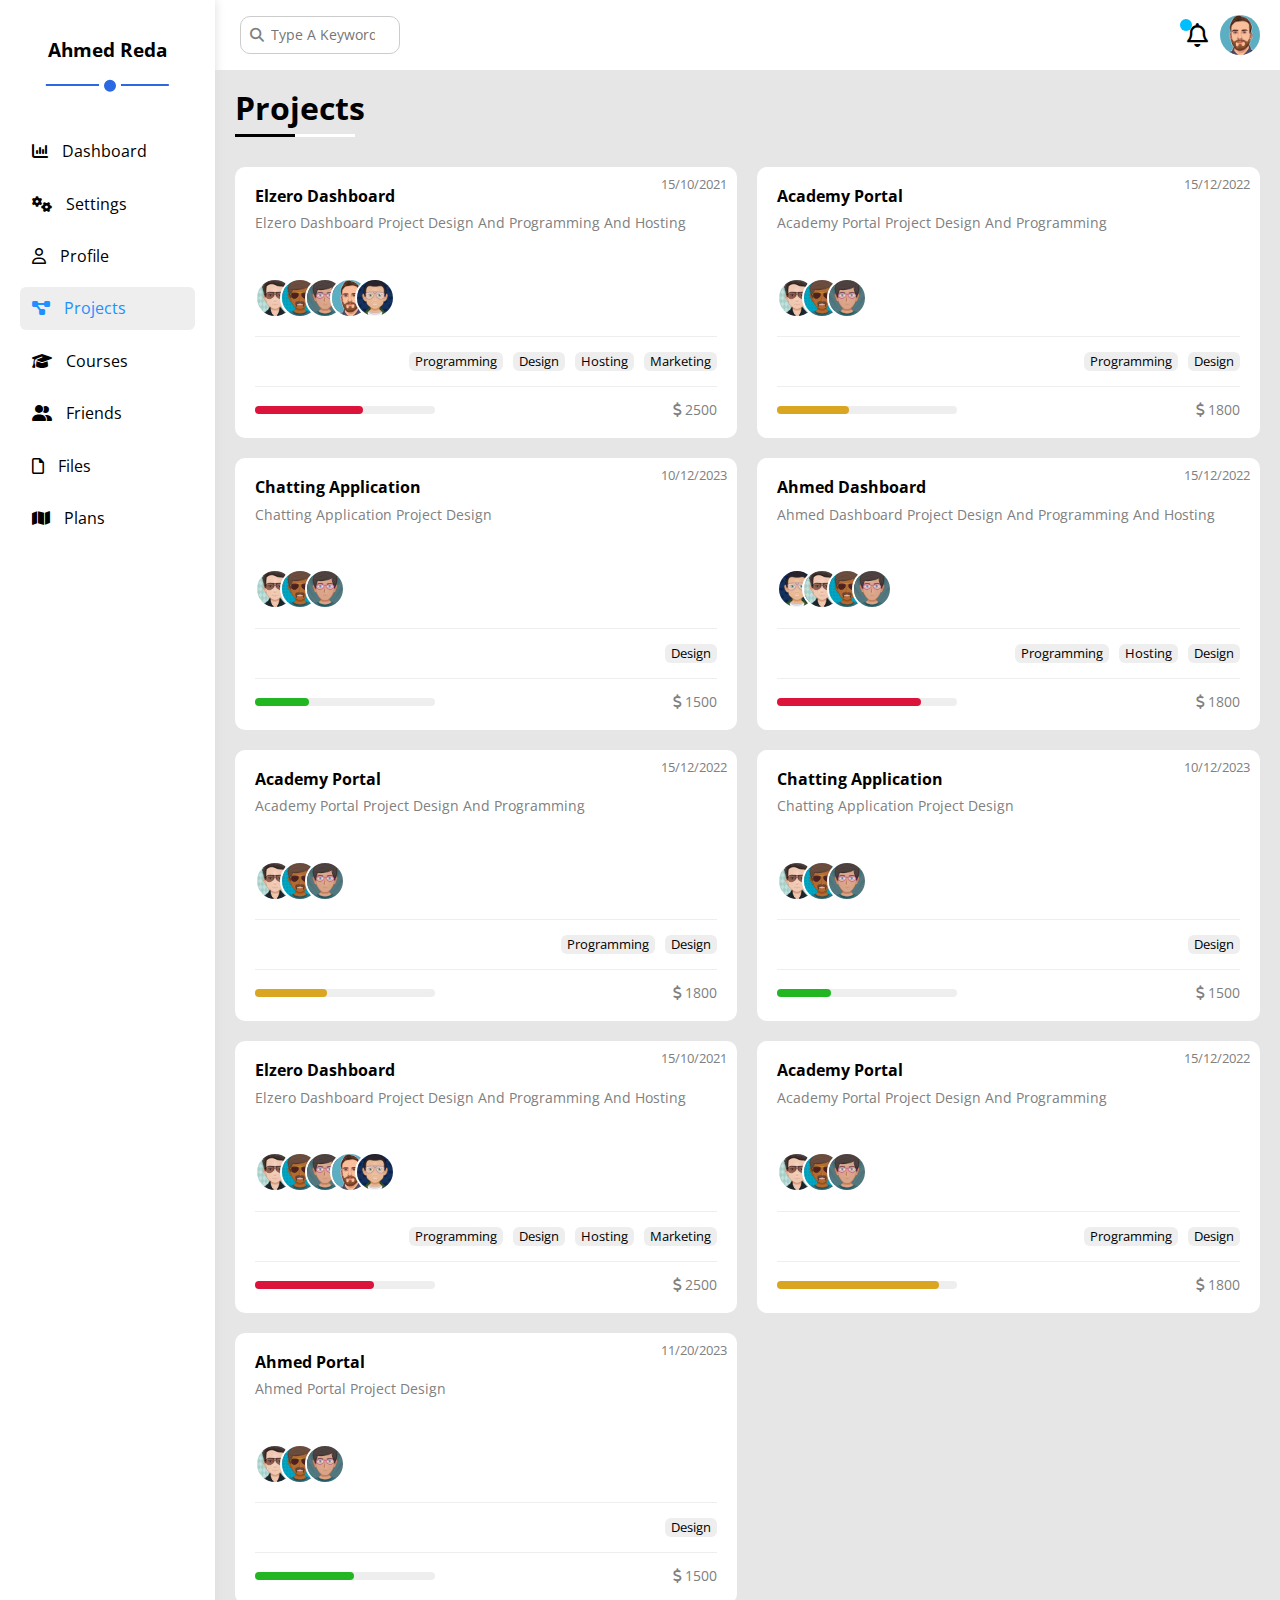
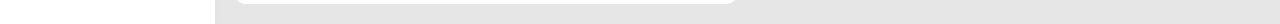
<file: Projects.html>
<!DOCTYPE html>
<html lang="en">

<head>
    <meta charset="UTF-8">
    <meta http-equiv="X-UA-Compatible" content="IE=edge">
    <meta name="viewport" content="width=device-width, initial-scale=1.0">
    <title>Projects</title>
    <link rel="stylesheet" href="./Css/normalize.css">
    <link rel="stylesheet" href="./Css/all.min.css">
    <link rel="stylesheet" href="./Css/framework.css">
    <link rel="stylesheet" href="./Css/Style.css">
    <link rel="preconnect" href="https://fonts.googleapis.com">
    <link rel="preconnect" href="https://fonts.gstatic.com" crossorigin>
    <link href="https://fonts.googleapis.com/css2?family=Open+Sans:ital,wght@0,500;0,600;1,400&display=swap"
        rel="stylesheet">
</head>

<body>
    <div class="page">

        <div class="sidebar p-20">
            <h3 class="txt-c">Ahmed <span class="hidden">Reda</span></h3>
            <ul class="pt-20">
                <li>
                    <a class="p-10 c-black" href="index.html">
                        <i class="fa-solid fa-chart-column"></i>
                        <span class="pl-10">Dashboard</span>
                    </a>
                </li>
                <li>
                    <a class="p-10 srad-6 c-black" href="Setting.html">
                        <i class="fa-solid fa-gears"></i>
                        <span class="pl-10">Settings</span>
                    </a>
                </li>
                <li>
                    <a class="p-10 srad-6 c-black" href="Profile.html">
                        <i class="fa-regular fa-user"></i>
                        <span class="pl-10">Profile</span>
                    </a>
                </li>
                <li class="active srad-50">
                    <a class="p-10 srad-6 c-black" href="Projects.html">
                        <i class="fa-solid fa-diagram-project"></i>
                        <span class="pl-10">Projects</span>
                    </a>
                </li>
                <li>
                    <a class="p-10 srad-6 c-black" href="Courses.html">
                        <i class="fa-solid fa-graduation-cap"></i>
                        <span class="pl-10">Courses</span>
                    </a>
                </li>
                <li>
                    <a class="p-10 srad-6 c-black" href="Friends.html">
                        <i class="fa-solid fa-user-group"></i>
                        <span class="pl-10">Friends</span>
                    </a>
                </li>
                <li>
                    <a class="p-10 srad-6 c-black" href="Files.html">
                        <i class="fa-regular fa-file"></i>
                        <span class="pl-10">Files</span>
                    </a>
                </li>
                <li>
                    <a class="p-10 srad-6 c-black" href="Plans.html">
                        <i class="fa-solid fa-map"></i>
                        <span class="pl-10">Plans</span>
                    </a>
                </li>
            </ul>
        </div>

        <div class="conotent">

            <dev class="head flex-btween">
                <div class="search">
                    <input type="search" placeholder="Type A Keyword">
                </div>
                <div class="icons">
                    <span class="notify">
                        <i class="fa-regular fa-bell fa-xl"></i>
                    </span>
                    <img src="./images/avatar-05.png" alt="img">
                </div>
            </dev>

            <h1>Projects</h1>
            <!-- pojects -->
            <div class="projects d-grid gap-20 m-20">

                <div class="project bg-white p-20 rad-10 p-relative">
                    <span class="date c-gray font-13">15/10/2021</span>
                    <h4 class="mt-0 mb-10">Elzero Dashboard</h4>
                    <p class="c-gray font-14 mt-10 mb-10">Elzero Dashboard Project Design And Programming And Hosting
                    </p>
                    <div class="team">
                        <a href="#"><img src="./images/avatar-06.png" alt="img"></a>
                        <a href="#"><img src="./images/avatar-02.png" alt="img"></a>
                        <a href="#"><img src="./images/avatar-04.png" alt="img"></a>
                        <a href="#"><img src="./images/avatar-05.png" alt="img"></a>
                        <a href="#"><img src="./images/avatar-03.png" alt="img"></a>
                    </div>
                    <div class="skills">
                        <span class="btn-shape">Programming</span>
                        <span class="btn-shape">Design</span>
                        <span class="btn-shape">Hosting</span>
                        <span class="btn-shape">Marketing</span>
                    </div>
                    <div class="achieve flex-btween">
                        <div class="progress p-relative">
                            <span class="c-red" style="width: 60%;"></span>
                        </div>
                        <div class="money c-gray font-14">
                            <i class="fa-solid fa-dollar-sign"></i>
                            2500
                        </div>
                    </div>
                </div>

                <div class="project bg-white p-20 rad-10 p-relative">
                    <span class="date c-gray font-13">15/12/2022</span>
                    <h4 class="mt-0 mb-10">Academy Portal</h4>
                    <p class="c-gray font-14 mt-10 mb-10">Academy Portal Project Design And Programming</p>
                    <div class="team">
                        <a href="#"><img src="./images/avatar-06.png" alt="img"></a>
                        <a href="#"><img src="./images/avatar-02.png" alt="img"></a>
                        <a href="#"><img src="./images/avatar-04.png" alt="img"></a>
                    </div>
                    <div class="skills">
                        <span class="btn-shape">Programming</span>
                        <span class="btn-shape">Design</span>
                    </div>
                    <div class="achieve flex-btween">
                        <div class="progress p-relative">
                            <span class="c-gold" style="width: 40%;"></span>
                        </div>
                        <div class="money c-gray font-14">
                            <i class="fa-solid fa-dollar-sign"></i>
                            1800
                        </div>
                    </div>
                </div>

                <div class="project bg-white p-20 rad-10 p-relative">
                    <span class="date c-gray font-13">10/12/2023</span>
                    <h4 class="mt-0 mb-10">Chatting Application</h4>
                    <p class="c-gray font-14 mt-10 mb-10">Chatting Application Project Design</p>
                    <div class="team">
                        <a href="#"><img src="./images/avatar-06.png" alt="img"></a>
                        <a href="#"><img src="./images/avatar-02.png" alt="img"></a>
                        <a href="#"><img src="./images/avatar-04.png" alt="img"></a>
                    </div>
                    <div class="skills">
                        <span class="btn-shape">Design</span>
                    </div>
                    <div class="achieve flex-btween">
                        <div class="progress p-relative">
                            <span class="bg-green" style="width: 30%;"></span>
                        </div>
                        <div class="money c-gray font-14">
                            <i class="fa-solid fa-dollar-sign"></i>
                            1500
                        </div>
                    </div>
                </div>

                <div class="project bg-white p-20 rad-10 p-relative">
                    <span class="date c-gray font-13">15/12/2022</span>
                    <h4 class="mt-0 mb-10">Ahmed Dashboard</h4>
                    <p class="c-gray font-14 mt-10 mb-10">Ahmed Dashboard Project Design And Programming And Hosting</p>
                    <div class="team">
                        <a href="#"><img src="./images/avatar-03.png" alt="img"></a>
                        <a href="#"><img src="./images/avatar-06.png" alt="img"></a>
                        <a href="#"><img src="./images/avatar-02.png" alt="img"></a>
                        <a href="#"><img src="./images/avatar-04.png" alt="img"></a>
                    </div>
                    <div class="skills">
                        <span class="btn-shape">Programming</span>
                        <span class="btn-shape">Hosting</span>
                        <span class="btn-shape">Design</span>
                    </div>
                    <div class="achieve flex-btween">
                        <div class="progress p-relative">
                            <span class="c-red" style="width: 80%;"></span>
                        </div>
                        <div class="money c-gray font-14">
                            <i class="fa-solid fa-dollar-sign"></i>
                            1800
                        </div>
                    </div>
                </div>

                <div class="project bg-white p-20 rad-10 p-relative">
                    <span class="date c-gray font-13">15/12/2022</span>
                    <h4 class="mt-0 mb-10">Academy Portal</h4>
                    <p class="c-gray font-14 mt-10 mb-10">Academy Portal Project Design And Programming</p>
                    <div class="team">
                        <a href="#"><img src="./images/avatar-06.png" alt="img"></a>
                        <a href="#"><img src="./images/avatar-02.png" alt="img"></a>
                        <a href="#"><img src="./images/avatar-04.png" alt="img"></a>
                    </div>
                    <div class="skills">
                        <span class="btn-shape">Programming</span>
                        <span class="btn-shape">Design</span>
                    </div>
                    <div class="achieve flex-btween">
                        <div class="progress p-relative">
                            <span class="c-gold" style="width: 40%;"></span>
                        </div>
                        <div class="money c-gray font-14">
                            <i class="fa-solid fa-dollar-sign"></i>
                            1800
                        </div>
                    </div>
                </div>

                <div class="project bg-white p-20 rad-10 p-relative">
                    <span class="date c-gray font-13">10/12/2023</span>
                    <h4 class="mt-0 mb-10">Chatting Application</h4>
                    <p class="c-gray font-14 mt-10 mb-10">Chatting Application Project Design</p>
                    <div class="team">
                        <a href="#"><img src="./images/avatar-06.png" alt="img"></a>
                        <a href="#"><img src="./images/avatar-02.png" alt="img"></a>
                        <a href="#"><img src="./images/avatar-04.png" alt="img"></a>
                    </div>
                    <div class="skills">
                        <span class="btn-shape">Design</span>
                    </div>
                    <div class="achieve flex-btween">
                        <div class="progress p-relative">
                            <span class="bg-green" style="width: 30%;"></span>
                        </div>
                        <div class="money c-gray font-14">
                            <i class="fa-solid fa-dollar-sign"></i>
                            1500
                        </div>
                    </div>
                </div>

                <div class="project bg-white p-20 rad-10 p-relative">
                    <span class="date c-gray font-13">15/10/2021</span>
                    <h4 class="mt-0 mb-10">Elzero Dashboard</h4>
                    <p class="c-gray font-14 mt-10 mb-10">Elzero Dashboard Project Design And Programming And Hosting
                    </p>
                    <div class="team">
                        <a href="#"><img src="./images/avatar-06.png" alt="img"></a>
                        <a href="#"><img src="./images/avatar-02.png" alt="img"></a>
                        <a href="#"><img src="./images/avatar-04.png" alt="img"></a>
                        <a href="#"><img src="./images/avatar-05.png" alt="img"></a>
                        <a href="#"><img src="./images/avatar-03.png" alt="img"></a>
                    </div>
                    <div class="skills">
                        <span class="btn-shape">Programming</span>
                        <span class="btn-shape">Design</span>
                        <span class="btn-shape">Hosting</span>
                        <span class="btn-shape">Marketing</span>
                    </div>
                    <div class="achieve flex-btween">
                        <div class="progress p-relative">
                            <span class="c-red" style="width: 66%;"></span>
                        </div>
                        <div class="money c-gray font-14">
                            <i class="fa-solid fa-dollar-sign"></i>
                            2500
                        </div>
                    </div>
                </div>

                <div class="project bg-white p-20 rad-10 p-relative">
                    <span class="date c-gray font-13">15/12/2022</span>
                    <h4 class="mt-0 mb-10">Academy Portal</h4>
                    <p class="c-gray font-14 mt-10 mb-10">Academy Portal Project Design And Programming</p>
                    <div class="team">
                        <a href="#"><img src="./images/avatar-06.png" alt="img"></a>
                        <a href="#"><img src="./images/avatar-02.png" alt="img"></a>
                        <a href="#"><img src="./images/avatar-04.png" alt="img"></a>
                    </div>
                    <div class="skills">
                        <span class="btn-shape">Programming</span>
                        <span class="btn-shape">Design</span>
                    </div>
                    <div class="achieve flex-btween">
                        <div class="progress p-relative">
                            <span class="c-gold" style="width: 90%;"></span>
                        </div>
                        <div class="money c-gray font-14">
                            <i class="fa-solid fa-dollar-sign"></i>
                            1800
                        </div>
                    </div>
                </div>

                <div class="project bg-white p-20 rad-10 p-relative">
                    <span class="date c-gray font-13">11/20/2023</span>
                    <h4 class="mt-0 mb-10">Ahmed Portal</h4>
                    <p class="c-gray font-14 mt-10 mb-10">Ahmed Portal Project Design</p>
                    <div class="team">
                        <a href="#"><img src="./images/avatar-06.png" alt="img"></a>
                        <a href="#"><img src="./images/avatar-02.png" alt="img"></a>
                        <a href="#"><img src="./images/avatar-04.png" alt="img"></a>
                    </div>
                    <div class="skills">
                        <span class="btn-shape">Design</span>
                    </div>
                    <div class="achieve flex-btween">
                        <div class="progress p-relative">
                            <span class="bg-green" style="width: 55%;"></span>
                        </div>
                        <div class="money c-gray font-14">
                            <i class="fa-solid fa-dollar-sign"></i>
                            1500
                        </div>
                    </div>
                </div>

            </div>

        </div>

    </div>
</body>

</html>
</file>
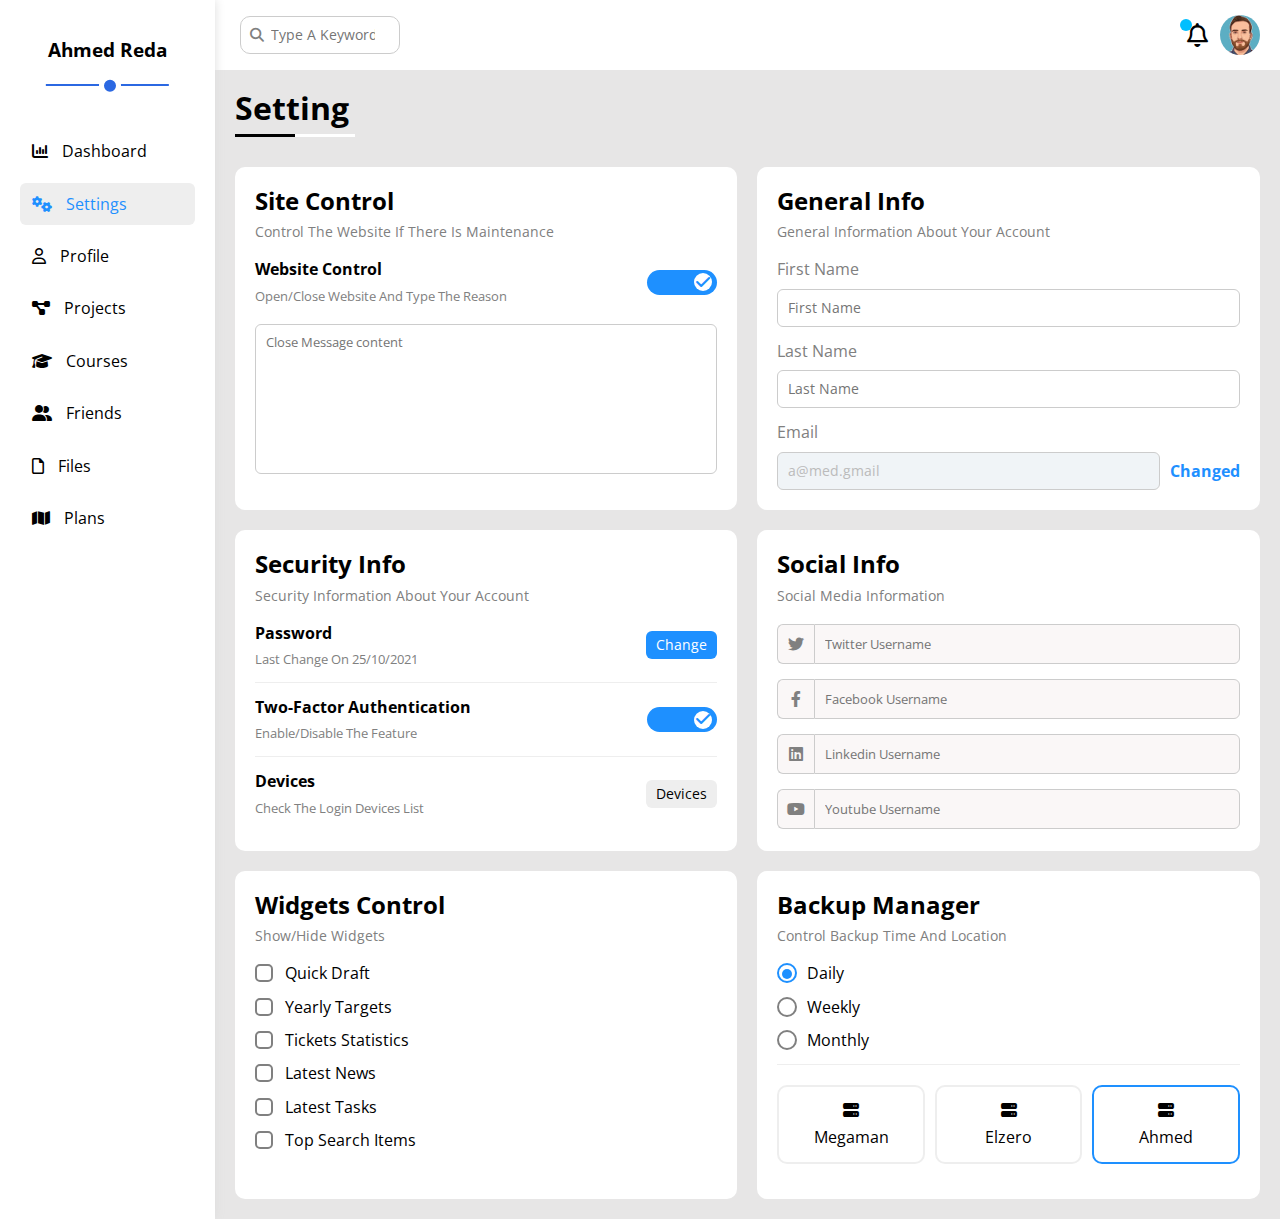
<file: Setting.html>
<!DOCTYPE html>
<html lang="en">

<head>
    <meta charset="UTF-8">
    <meta http-equiv="X-UA-Compatible" content="IE=edge">
    <meta name="viewport" content="width=device-width, initial-scale=1.0">
    <title>Settings</title>
    <link rel="stylesheet" href="./Css/normalize.css">
    <link rel="stylesheet" href="./Css/all.min.css">
    <link rel="stylesheet" href="./Css/framework.css">
    <link rel="stylesheet" href="./Css/Style.css">
    <link rel="preconnect" href="https://fonts.googleapis.com">
    <link rel="preconnect" href="https://fonts.gstatic.com" crossorigin>
    <link href="https://fonts.googleapis.com/css2?family=Open+Sans:ital,wght@0,500;0,600;1,400&display=swap"
        rel="stylesheet">
</head>

<body>
    <div class="page">
        <div class="sidebar p-20">
            <h3 class="txt-c">Ahmed <span class="hidden">Reda</span></h3>
            <ul class="pt-20">
                <li>
                    <a class="p-10 c-black" href="index.html">
                        <i class="fa-solid fa-chart-column"></i>
                        <span class="pl-10">Dashboard</span>
                    </a>
                </li>
                <li class="active srad-50">
                    <a class="p-10 srad-6 c-black" href="Setting.html">
                        <i class="fa-solid fa-gears"></i>
                        <span class="pl-10">Settings</span>
                    </a>
                </li>
                <li>
                    <a class="p-10 srad-6 c-black" href="Profile.html">
                        <i class="fa-regular fa-user"></i>
                        <span class="pl-10">Profile</span>
                    </a>
                </li>
                <li>
                    <a class="p-10 srad-6 c-black" href="Projects.html">
                        <i class="fa-solid fa-diagram-project"></i>
                        <span class="pl-10">Projects</span>
                    </a>
                </li>
                <li>
                    <a class="p-10 srad-6 c-black" href="Courses.html">
                        <i class="fa-solid fa-graduation-cap"></i>
                        <span class="pl-10">Courses</span>
                    </a>
                </li>
                <li>
                    <a class="p-10 srad-6 c-black" href="Friends.html">
                        <i class="fa-solid fa-user-group"></i>
                        <span class="pl-10">Friends</span>
                    </a>
                </li>
                <li>
                    <a class="p-10 srad-6 c-black" href="Files.html">
                        <i class="fa-regular fa-file"></i>
                        <span class="pl-10">Files</span>
                    </a>
                </li>
                <li>
                    <a class="p-10 srad-6 c-black" href="Plans.html">
                        <i class="fa-solid fa-map"></i>
                        <span class="pl-10">Plans</span>
                    </a>
                </li>
            </ul>
        </div>

        <div class="conotent">
            <dev class="head flex-btween">
                <div class="search">
                    <input type="search" placeholder="Type A Keyword">
                </div>
                <div class="icons">
                    <span class="notify">
                        <i class="fa-regular fa-bell fa-xl"></i>
                    </span>
                    <img src="./images/avatar-05.png" alt="img">
                </div>
            </dev>

            <h1>Setting</h1>

            <div class="Setting m-20 d-grid gap-20">

                <div class="siteControl bg-white p-20 rad-10">
                    <h2 class="mt-0 mb-10">Site Control</h2>
                    <p class="c-gray font-14 mt-0 mb-20">Control The Website If There Is Maintenance</p>
                    <div class="webControl flex-btween mb-20">
                        <div class="info">
                            <p class="txt-bold m-0">Website Control</p>
                            <span class="c-gray font-13 d-block mt-10">Open/Close Website And Type The Reason</span>
                        </div>
                        <label>
                            <input class="toggle-checkbox" type="checkbox" checked>
                            <div class="switch"></div>
                        </label>
                    </div>
                    <textarea placeholder="Close Message content"></textarea>
                </div>

                <div class="genralInfo bg-white p-20 rad-10">
                    <h2 class="mt-0 mb-10">General Info</h2>
                    <p class="c-gray font-14 mt-0 mb-20">General Information About Your Account</p>
                    <div class="firstName mb-15">
                        <label class="d-block c-gray mb-10" for="First">First Name</label>
                        <input class="w-full b-none b-ccc p-10 rad-6 font-14" type="text" id="First"
                            placeholder="First Name">
                    </div>
                    <div class="lastName mb-15">
                        <label class="d-block c-gray mb-10" for="Second">Last Name</label>
                        <input class="w-full b-none b-ccc p-10 rad-6 font-14" type="text" id="Second"
                            placeholder="Last Name">
                    </div>
                    <div class="email">
                        <label class="d-block c-gray mb-10" for="Third">Email</label>
                        <div class="d-flex align-center">
                            <input class="w-full b-none b-ccc p-10 rad-6 font-14 mr-10" type="text" id="Third"
                                value="a@med.gmail" disabled>
                            <a class="c-blue txt-bold" href="#">Changed</a>
                        </div>
                    </div>
                </div>

                <div class="Security bg-white p-20 rad-10">
                    <h2 class="mt-0 mb-10">Security Info</h2>
                    <p class="c-gray font-14 mt-0 mb-20">Security Information About Your Account</p>
                    <div class="box flex-btween mb-15 pb-15">
                        <div class="info">
                            <p class="txt-bold m-0">Password</p>
                            <span class="c-gray font-13 d-block mt-10">Last Change On 25/10/2021</span>
                        </div>
                        <a class="b-shape" href="#">Change</a>
                    </div>
                    <div class="box flex-btween mb-15 pb-15">
                        <div class="info">
                            <p class="txt-bold m-0">Two-Factor Authentication</p>
                            <span class="c-gray font-13 d-block mt-10">Enable/Disable The Feature</span>
                        </div>
                        <label>
                            <input class="toggle-checkbox" type="checkbox" checked>
                            <div class="switch"></div>
                        </label>
                    </div>
                    <div class="box flex-btween pb-15">
                        <div class="info">
                            <p class="txt-bold m-0">Devices</p>
                            <span class="c-gray font-13 d-block mt-10">Check The Login Devices List</span>
                        </div>
                        <a class="devices-btn b-shape" href="#">Devices</a>
                    </div>
                </div>

                <div class="Social bg-white p-20 rad-10">
                    <h2 class="mt-0 mb-10">Social Info</h2>
                    <p class="c-gray font-14 mt-0 mb-20">Social Media Information</p>
                    <div class="twitter flex-center mb-15">
                        <i class="fa-brands fa-twitter flex-center"></i>
                        <input class="w-full font-13" type="text" placeholder="Twitter Username">
                    </div>
                    <div class="face flex-center mb-15">
                        <i class="fa-brands fa-facebook-f flex-center"></i>
                        <input class="w-full font-13" type="text" placeholder="Facebook Username">
                    </div>
                    <div class="linkedin flex-center mb-15">
                        <i class="fa-brands fa-linkedin flex-center"></i>
                        <input class="w-full font-13" type="text" placeholder="Linkedin Username">
                    </div>
                    <div class="youtube flex-center">
                        <i class="fa-brands fa-youtube flex-center"></i>
                        <input class="w-full font-13" type="text" placeholder="Youtube Username">
                    </div>
                </div>

                <div class="Widgets bg-white p-20 rad-10">
                    <h2 class="mt-0 mb-10">Widgets Control</h2>
                    <p class="c-gray font-14 mt-0 mb-20">Show/Hide Widgets</p>
                    <div class="control d-flex align-center mb-15">
                        <input type="checkbox" id="one">
                        <label for="one">Quick Draft</label>
                    </div>
                    <div class="control d-flex align-center mb-15">
                        <input type="checkbox" id="six">
                        <label for="six">Yearly Targets</label>
                    </div>
                    <div class="control d-flex align-center mb-15">
                        <input type="checkbox" id="two">
                        <label for="two">Tickets Statistics</label>
                    </div>
                    <div class="control d-flex align-center mb-15">
                        <input type="checkbox" id="three">
                        <label for="three">Latest News</label>
                    </div>
                    <div class="control d-flex align-center mb-15">
                        <input type="checkbox" id="four">
                        <label for="four">Latest Tasks</label>
                    </div>
                    <div class="control d-flex align-center">
                        <input type="checkbox" id="five">
                        <label for="five">Top Search Items</label>
                    </div>
                </div>

                <div class="Backup bg-white p-20 rad-10">
                    <h2 class="mt-0 mb-10">Backup Manager</h2>
                    <p class="c-gray font-14 mt-0 mb-20">Control Backup Time And Location</p>
                    <div class="control d-flex align-center mb-15">
                        <input type="radio" name="rad" id="radio-one" checked>
                        <label for="radio-one">Daily</label>
                    </div>
                    <div class="control d-flex align-center mb-15">
                        <input type="radio" name="rad" id="radio-two">
                        <label for="radio-two">Weekly</label>
                    </div>
                    <div class="control d-flex align-center mb-15">
                        <input type="radio" name="rad" id="radio-three">
                        <label for="radio-three">Monthly</label>
                    </div>
                    <div class="servers d-flex align-center txt-c pt-20">
                        <input type="radio" name="rad1" id="server-one">
                        <div class="server rad-10 w-full mb-15">
                            <label class="d-block m-15" for="server-one">
                                <i class="fa-solid fa-server d-block mb-10"></i>
                                Megaman
                            </label>
                        </div>
                        <input type="radio" name="rad1" id="server-two">
                        <div class="server rad-10 w-full mb-15">
                            <label class="d-block m-15" for="server-two">
                                <i class="fa-solid fa-server d-block mb-10"></i>
                                Elzero
                            </label>
                        </div>
                        <input type="radio" name="rad1" id="server-three" checked>
                        <div class="server rad-10 w-full mb-15">
                            <label class="d-block m-15" for="server-three">
                                <i class="fa-solid fa-server d-block mb-10"></i>
                                Ahmed
                            </label>
                        </div>
                    </div>
                </div>

            </div>
        </div>
    </div>
</body>

</html>
</file>
<file: Css/framework.css>
/* padding */
.p-0 {
    padding: 0;
}

.p-10 {
    padding: 10px;
}

.p-15 {
    padding: 15px;
}

.p-20 {
    padding: 20px;
}

.pl-10 {
    padding-left: 10px;
}

.pt-20 {
    padding-top: 20px;
}

.pb-20 {
    padding-bottom: 20px;
}

.pb-15 {
    padding-bottom: 15px;
}

.pb-10 {
    padding-bottom: 10px;
}



/* display block */
.d-block {
    display: block;
}



/* margin */
.m-0 {
    margin: 0;
}

.m-15 {
    margin: 15px;
}

.m-20 {
    margin: 20px;
}

.mt-0 {
    margin-top: 0;
}

.mt-10 {
    margin-top: 10px;
}

.mt-15 {
    margin-top: 15px;
}

.mt-20 {
    margin-top: 20px;
}

.mr-10 {
    margin-right: 10px;
}

.ml-10 {
    margin-left: 10px;
}

.mb-10 {
    margin-bottom: 10px;
}

.mb-5 {
    margin-bottom: 5px;
}

.mb-15 {
    margin-bottom: 15px;
}

.mb-20 {
    margin-bottom: 20px;
}



/* border radius */
.rad-6 {
    border-radius: 6px;
}

.rad-10 {
    border-radius: 10px;
}

.srad-50 {
    border-radius: 50px 0 0 50px;
}



/* text */
.font-14 {
    font-size: 14px;
}

.font-13 {
    font-size: 13px;
}

.txt-c {
    text-align: center;
}

.txt-bold {
    font-weight: bold;
}



/* border */
.b-ccc {
    border: 1px solid #ccc;
}

.b-none {
    outline: none;
}



/* width */
.w-full {
    width: 100%;
}



/* flex properities */
.flex-btween {
    display: flex;
    align-items: center;
    justify-content: space-between;
}

.flex-center {
    display: flex;
    align-items: center;
    justify-content: center;
}

.d-flex {
    display: flex;
}

.align-center {
    align-items: center;
}



/* fontColor */
.c-blue {
    color: var(--m-color);
}

.c-black {
    color: black;
}

.c-gray {
    color: gray;
}

.c-golden {
    color: goldenrod;
}

.c-green {
    color: green;
}

.c-Red {
    color: red;
}



/* backColors */
.bg-white {
    background-color: white;
}

.alt-color {
    background-color: var(--s-color);
}

.bg-blue {
    background-color: var(--m-color);
}

.bg-semiBlue {
    background-color: rgba(30, 143, 255, 0.263);
}

.bg-orange {
    background-color: orange;
}

.bg-semiOrange {
    background-color: rgba(255, 166, 0, 0.293);
}

.bg-green {
    background-color: rgb(34, 182, 34);
}

.bg-semiGreen {
    background-color: rgba(0, 128, 0, 20%);
}

.c-red {
    background-color: crimson;
}

.bg-semiRed {
    background-color: rgba(220, 20, 60, 20%);
}

.bg-gray {
    background-color: gray;
}

.c-gold {
    background-color: goldenrod;
}



/* outline-color */
.outline-blue {
    outline: 3px solid var(--m-color);
}

.outline-green {
    outline: 3px solid rgb(50, 205, 50);
}

.outline-orange {
    outline: 3px solid orange;
}



/* display grid */
.d-grid {
    display: grid;
}

.gap-20 {
    gap: 20px;
}



/* phone */
@media(max-width:767px) {
    .txt-c-phone {
        text-align: center;
    }

    .hide-phone {
        display: none;
    }
}



/* main color */
.bg-m-color {
    background-color: dodgerblue;
}



/* botton shape */
.b-shape {
    color: white;
    background-color: var(--m-color);
    padding: 6px 10px;
    border-radius: 6px;
    display: block;
    margin: 0px 0px 0px auto;
    font-size: 14px;
    border: none;
    cursor: pointer;
}

.B-btn-shape {
    color: white;
    background-color: var(--m-color);
    padding: 6px 10px;
    border-radius: 6px;
    display: block;
    font-size: 13px;
    border: none;
    cursor: pointer;
}

.btn-shape-B {
    color: white;
    padding: 5px 8px;
    border-radius: 6px;
    font-size: 13px;
    border: none;
    cursor: pointer;
}

.btn-shape {
    background-color: #eee;
    border-radius: 6px;
    padding: 2px 6px;
    font-size: 13px;
}

.shape-btn {
    border-radius: 6px;
    padding: 4px 10px;
    font-size: 13px;
}



/* position */
.p-relative {
    position: relative;
}

/* hide-overflow */
.overflow-hidden {
    overflow: hidden;
}

/* <label>
    <input class="toggle-checkbox" type="checkbox" checked>
    <div class="switch"></div>
</label> */
</file>
<file: Css/Style.css>
* {
    box-sizing: border-box;
}

a {
    text-decoration: none;
}

ul {
    list-style: none;
    padding: 0;
}

body {
    font-family: 'Open Sans', sans-serif;
    background-color: #e7e6e6;
}

::-webkit-scrollbar {
    width: 12px;
}

::-webkit-scrollbar-track {
    background-color: white;
}

::-webkit-scrollbar-thumb {
    background-color: dodgerblue;
}

::-webkit-scrollbar-thumb:hover {
    background-color: #1e8fffd5;
}

:root {
    --m-color: dodgerblue;
    --s-color: deepskyblue;
}


/* ========================== sidebar =============================== */
/* ================================================================== */
.page {
    display: flex;
    min-height: 100vh;
}

.page .sidebar {
    background-color: white;
    box-shadow: 0 0 10px #ddd;
    position: relative;
    width: 250px;
}

.page .sidebar h3 {
    position: relative;
}

.page .sidebar ul {
    margin: 50px 0 0;
}

.page .sidebar ul li>a {
    display: block;
    padding: 12px 12px;
    margin-bottom: 10px;
    transition: 0.3s;
}

.page .sidebar ul li a:hover {
    background-color: #f0f7f7;
    border-radius: 6px;
}

.active>a {
    background-color: #eee;
    color: var(--m-color);
    border-radius: 6px;
}

@media(min-width:768px) {

    .page .sidebar {
        width: 250px;
    }

    .page .sidebar h3::before {
        content: "";
        position: absolute;
        left: 50%;
        transform: translateX(-50%);
        top: 45px;
        width: 70%;
        height: 2px;
        background-color: rgb(43, 104, 226);
    }

    .page .sidebar h3::after {
        content: "";
        position: absolute;
        left: 45%;
        transform: translateX(-50%);
        transform: translateY(-42%);
        top: 45px;
        width: 12px;
        height: 12px;
        border-radius: 50%;
        background-color: rgb(43, 104, 226);
        border: 5px solid white;
    }
}

@media(max-width:767px) {
    .page .sidebar ul li span {
        display: none;
    }

    .page .sidebar h3>.hidden {
        display: none;
    }

    .page .sidebar h3 {
        font-size: 15px;
    }

    .page .sidebar ul {
        padding: 0;
        text-align: center;
    }

    .page .sidebar {
        width: 90px;
    }
}


/* ========================== head of content  ======================= */
/* =================================================================== */
.conotent {
    width: 100%;
    overflow: hidden;
}

.conotent .head {
    background-color: white;
    padding: 15px 20px;
}

.conotent .head .icons img {
    width: 40px;
    border-radius: 50%;
    margin-left: 12px;
}

.conotent .head .icons {
    display: flex;
    align-items: center;
}

.conotent .head .icons .notify {
    position: relative;
}

.conotent .head .icons .notify::before {
    content: "";
    position: absolute;
    left: -7px;
    top: -7px;
    width: 12px;
    height: 12px;
    border-radius: 50%;
    background-color: deepskyblue;
}

.conotent .head .search {
    position: relative;
}

.conotent .head .search>input {
    border-radius: 10px;
    outline: none;
    padding: 10px;
    border: 1px solid #ccc;
    width: 160px;
    transition: 0.3s;
    padding-left: 30px;
    margin-left: 5px;
    font-size: 14px;
}

.conotent .head .search>input:focus {
    width: 180px;
}

@media(max-width:767px) {
    .conotent .head .search>input:focus {
        width: 160px;
    }
}

.conotent .head .search::before {
    font-family: var(--fa-style-family-classic);
    content: '\f002';
    font-weight: 900;
    position: absolute;
    left: 15px;
    top: 50%;
    transform: translateY(-50%);
    color: gray;
    font-size: 14px;
}

.conotent h1 {
    position: relative;
    margin: 20px 20px 40px;
}

.conotent h1::before,
.conotent h1::after {
    content: "";
    position: absolute;
    left: 0;
    height: 3px;
    bottom: -10px;
}

.conotent h1::before {
    width: 120px;
    background-color: white;
}

.conotent h1::after {
    width: 60px;
    background-color: black;
}

.conotent .wrapper {
    display: grid;
    grid-template-columns: repeat(auto-fill, minmax(450px, 1fr));
    gap: 20px;
    margin: 0px 20px 20px 20px;
}

@media(max-width:767px) {
    .conotent .wrapper {
        grid-template-columns: repeat(auto-fill, minmax(200px, 1fr));
        gap: 10px;
        margin: 0px 10px 10px 10px;
    }
}


/* ============================= Welcome page ======================== */
/* =================================================================== */
.welcome {
    background-color: white;
    overflow: hidden;
}

.welcome .intro {
    background-color: #eee;
    padding-bottom: 10px;
}

.welcome .w-img {
    max-width: 65px;
    border: 5px solid white;
    border-radius: 50%;
    position: relative;
    top: -30px;
    left: 20px;
}

.welcome .intro .info img {
    max-width: 160px;
}

.welcome .intro .info .name h2 {
    font-size: 25px;
    font-weight: bolder;
}

.welcome .intro .info .name p {
    color: gray;
    margin-top: -10px;
}

.welcome .content .details {
    display: flex;
    align-items: center;
    padding: 20px;
    text-align: center;
    border-top: 1px solid #eee;
    border-bottom: 1px solid #eee;
}

.welcome .content .details div {
    font-size: 17px;
    flex: 1;
    padding: 15px;
}

.welcome .content .details span {
    display: block;
    color: gray;
    margin-top: 10px;
    font-size: 15px;
}

.welcome .content a {
    display: block;
    width: fit-content;
    color: white;
    background-color: var(--m-color);
    padding: 10px 15px;
    border-radius: 6px;
    margin: 20px 20px 20px auto;
    font-size: 14px;
}

.welcome .content a:hover {
    background-color: var(--s-color);
}

@media(max-width:767px) {
    .welcome .w-img {
        left: 0px;
    }

    .welcome .content .details {
        display: block;
    }
}


/* ============================= Quick Draft content ============================= */
.Quick-draft p {
    color: gray;
    padding-bottom: 10px;
}

.Quick-draft input:first-child,
textarea {
    width: 100%;
    margin-bottom: 20px;
    background-color: #eee;
    outline: none;
    border: none;
    font-size: 14px;
}

.Quick-draft textarea {
    resize: none;
}

.Quick-draft input:last-child:hover {
    background-color: var(--s-color);
}


/* ============================= Targets content  ============================= */
.targets .icon {
    width: 80px;
    height: 80px;
    /* background-color: rgba(30, 143, 255, 0.263); */
    margin-right: 10px;
    /* color: var(--m-color); */
}

.targets .info {
    flex: 1;
}

.targets .info .progress {
    /* background-color: rgba(30, 143, 255, 0.263); */
    position: relative;
    height: 5px;
}

.targets .info .progress>span {
    /* background-color: var(--m-color); */
    position: absolute;
    top: 0;
    left: 0;
    height: 100%;
}

.targets .info .progress>span>span {
    position: absolute;
    bottom: 16px;
    padding: 2px 5px;
    /* background-color: var(--m-color); */
    right: -16px;
    border-radius: 6px;
    color: white;
    font-size: 12px;
}

.targets .info .progress>span>span::after {
    content: "";
    position: absolute;
    border-width: 5px;
    border-style: solid;
    border-color: transparent;
    /* border-top-color: var(--m-color); */
    bottom: -10px;
    left: 50%;
    transform: translateX(-50%);
}

.targets .money .info .progress>span>span::after {
    border-top-color: var(--m-color);
}

.targets .projects .info .progress>span>span::after {
    border-top-color: orange;
}

.targets .teams .info .progress>span>span::after {
    border-top-color: rgb(34, 182, 34);
}

.targets .money .icon {
    color: var(--m-color);
}

.targets .projects .icon {
    color: orange;
}

.targets .teams .icon {
    color: rgb(34, 182, 34);
}


/* ============================= Statistics content  ============================= */
.Statistics .boxes {
    display: flex;
    flex-wrap: wrap;
    text-align: center;
    gap: 20px;
}

.Statistics .boxes .box {
    border: 1px solid #ccc;
    width: calc(50% - 10px);
    border-radius: 10px;
    padding: 20px;
    color: gray;
    font-size: 12px;
}

.Statistics .boxes .box span {
    color: black;
    font-size: 26px;
    font-weight: bold;
}

.Statistics .boxes .box i {
    font-size: 25px;
}

.Statistics .boxes .box:first-child>i {
    color: var(--m-color);
}

.Statistics .boxes .box:nth-child(2)>i {
    color: orange;
}

.Statistics .boxes .box:nth-child(3)>i {
    color: green;
}

.Statistics .boxes .box:nth-child(4)>i {
    color: red;
}

@media(max-width:767px) {
    .Statistics .boxes .box {
        width: 100%;
    }
}


/* ============================= Latest News  ============================= */
.LastNews .news .new {
    display: flex;
}

.LastNews .news .new:not(:last-of-type) {
    border-bottom: 1px solid #ccc;
    margin-bottom: 20px;
    padding-bottom: 20px;
}

.LastNews .news .new img {
    max-width: 100px;
    margin-right: 20px;
    border-radius: 6px;
}

.LastNews .news .new .info {
    flex-grow: 1;
}

.LastNews .news .new .info h3 {
    margin: 0 0 10px;
}

.LastNews .news .new .info p {
    margin: 0;
    color: gray;
    font-size: 14px;
}

.LastNews .news .new .label>span {
    background-color: #eee;
    border-radius: 6px;
    padding: 2px 6px;
    font-size: 13px;
}

@media(max-width:767px) {
    .LastNews .news .new {
        display: block;
        /* text-align: center; */
    }

    .LastNews .news .new .label {
        margin-top: 20px;
    }
}


/* ============================= Latest Tasks  ======================= */
.latestTasks .tasks .task:not(:last-of-type) {
    border-bottom: 1px solid #eee;
    margin-bottom: 15px;
    padding-bottom: 15px;
}

.latestTasks .tasks i {
    transition: 0.3s;
}

.latestTasks .tasks i:hover {
    color: red;
}

.latestTasks .tasks .done {
    opacity: 0.3;
}

.latestTasks .tasks .done h3,
.latestTasks .tasks .done p {
    text-decoration: line-through;
}

@media(max-width:767px) {
    .latestTasks .tasks .task {
        display: block;
    }

    .latestTasks .tasks i {
        margin-top: 20px;
    }
}


/* ============================ Top Search Items  ==================== */
.search-items .items .item span:last-child {
    background-color: #eee;
    border-radius: 6px;
    padding: 2px 6px;
    font-size: 13px;
}


/* ============================ latest uploads  ====================== */
.latest-upload .Uploads .Upload img {
    width: 40px;
    height: 40px;
}

.latest-upload .Uploads .Upload:not(:last-of-type) {
    border-bottom: 1px solid #CCC;
    padding-bottom: 15px;
    margin-bottom: 15px;
}


/* ============================ last projects  ======================= */
.lastProjects h2 {
    letter-spacing: -1px;
}

.lastProjects .goals::before {
    content: '';
    position: absolute;
    left: 10px;
    width: 2px;
    height: 100%;
    background-color: var(--m-color);
}

.lastProjects .goals li {
    display: flex;
    align-items: center;
    margin-top: 25px;
}

.lastProjects .goals li::before {
    content: '';
    width: 20px;
    height: 20px;
    border-radius: 50%;
    border: 2px solid white;
    outline: 2px solid var(--m-color);
    display: block;
    margin-right: 15px;
    z-index: 1;
    background-color: white;
}

.lastProjects .goals .Done::before {
    background-color: var(--m-color);
}

.lastProjects .goals .current::before {
    animation: color-change 0.9s infinite alternate;
}

/* animation */
@keyframes color-change {
    from {
        background-color: var(--m-color);
    }

    to {
        background-color: white;
    }
}

.lastProjects img {
    position: absolute;
    width: 160px;
    right: 10px;
    top: 50%;
    transform: translateY(-50%);
    opacity: 0.3;
}


/* ============================ Reminders  =========================== */
.Reminders ul li span {
    width: 15px;
    height: 15px;
    border-radius: 50%;
    margin-right: 15px;
}

.Reminders ul li .blue {
    border-left: 2px solid var(--m-color);
    padding-left: 15px;
}

.Reminders ul li .orange {
    border-left: 2px solid orange;
    padding-left: 15px;
}

.Reminders ul li .green {
    border-left: 2px solid green;
    padding-left: 15px;
}

.Reminders ul li .red {
    border-left: 2px solid red;
    padding-left: 15px;
}


/* ============================ latestPost  ========================== */
.latestPost .header img {
    width: 60px;
    height: 60px;
    border-radius: 50%;
    margin-right: 15px;
}

.latestPost .section p {
    line-height: 1.8;
    min-height: 140px;
    padding: 20px 0;
    border-top: 1px solid #ccc;
    border-bottom: 1px solid #ccc;
}


/* ============================ socialMedia  ========================= */
.socialMedia .box {
    margin-top: 20px;
    text-align: center;
    padding: 15px;
    color: white;
}

.socialMedia .box .info i {
    position: absolute;
    left: 0;
    top: 0;
    width: 50px;
    transition: 0.3s;
    height: 100%;
    display: flex;
    align-items: center;
    justify-content: center;
}

.socialMedia .box .info span {
    margin-left: 70px;
}

.socialMedia .box .info i:hover {
    transform: rotate(5deg);
}

.socialMedia .twitter {
    background-color: hsla(203, 89%, 53%, 20%);
    color: #1da1f2;
}

.socialMedia .twitter a,
.socialMedia .twitter i {
    background-color: #1da1f2;
    color: white;
}

.socialMedia .face {
    background-color: rgba(24, 118, 242, 20%);
    color: #1877f2;
}

.socialMedia .face a,
.socialMedia .face i {
    background-color: #1877f2;
    color: white;
}

.socialMedia .youtube {
    background-color: rgba(255, 0, 0, 20%);
    color: #ff0000;
}

.socialMedia .youtube a,
.socialMedia .youtube i {
    background-color: #ff0000;
    color: white;
}

.socialMedia .linkdin {
    background-color: rgba(0, 118, 181, 20%);
    color: #0077b5;
}

.socialMedia .linkdin a,
.socialMedia .linkdin i {
    background-color: #0077b5;
    color: white;
}

/* ============================ Projects page  ======================= */
/* =================================================================== */
.projects .responsiveTable {
    overflow-x: auto;
}

.projects table {
    width: 100%;
    min-width: 1000px;
}

.projects table td,
.projects table th {
    padding: 15px;
}

.projects table th {
    background-color: #eee;
}

.projects table td {
    border-left: 1px solid #ccc;
    border-bottom: 1px solid #ccc;
}

.projects table tr:hover td {
    background-color: #faf7f7;
}

.projects table td:last-child {
    border-right: 1px solid #ccc;
}

.projects table img {
    width: 30px;
    border: 1px solid white;
    background-color: white;
    padding: 1px;
    border-radius: 50%;
}

.projects table tbody img:not(:first-child) {
    margin-left: -20px;
}


/* ============================ Setting page ========================= */
/* =================================================================== */
.toggle-checkbox {
    /* -webkit-appearance: none; */
    appearance: none;
    display: none;
}

.switch {
    width: 70px;
    background-color: #ccc;
    height: 25px;
    border-radius: 15px;
    position: relative;
    cursor: pointer;
}

.switch::before {
    font-family: var(--fa-style-family-classic);
    content: "\f00d";
    font-weight: 900;
    background-color: white;
    width: 18px;
    height: 18px;
    border-radius: 50%;
    position: absolute;
    display: flex;
    justify-content: center;
    align-items: center;
    left: 5px;
    top: 3.5px;
    transition: 0.3s;
}

.toggle-checkbox:checked+.switch {
    background-color: var(--m-color);
}

.toggle-checkbox:checked+.switch::before {
    left: 47px;
    content: "\f00c";
    color: var(--m-color);
}

@media(max-width:767px) {
    .switch {
        width: 60px;
        height: 20px;
        border-radius: 25px;
    }

    .switch::before {
        width: 12px;
        height: 12px;
        left: 5px;
        top: 4px;
    }

    .toggle-checkbox:checked+.switch::before {
        left: 43px;
    }
}


/* ============================ siteControl  ========================= */
.Setting {
    grid-template-columns: repeat(auto-fill, minmax(500px, 1fr));
}

@media(max-width:767px) {
    .Setting {
        grid-template-columns: repeat(auto-fill, minmax(200px, 1fr));
        margin-right: 10px;
        margin-left: 10px;
        gap: 10px;
    }
}

.siteControl textarea {
    resize: none;
    height: 150px;
    padding: 10px;
    border-radius: 6px;
    margin: 0;
    background-color: white;
    border: 1px solid #CCC;
    font-size: 13px;
}


/* ============================ General Info =========================== */
.genralInfo .email input:disabled {
    cursor: no-drop;
    background-color: #f0f4f7;
    color: #BBB;
}


/* ============================ Security Info ========================== */
.Security .box:not(:last-of-type) {
    border-bottom: 1px solid #eee;
}

.Security .box .devices-btn {
    color: black;
    background-color: #eee;
}


/* ============================ Social Info ========================== */
.Social div>i {
    width: 40px;
    height: 40px;
    background-color: #faf7f7;
    border: 1px solid #ccc;
    border-right: none;
    border-radius: 6px 0 0 6px;
    color: gray;
    transition: 0.3s;
}

.Social div input {
    height: 40px;
    background-color: #faf7f7;
    border: 1px solid #ccc;
    border-radius: 0 6px 6px 0;
    color: gray;
    padding-left: 10px;
    outline: none;
}

.Social div:focus-within i {
    color: black;
}


/* ============================ Widgets Control ========================== */
.Widgets .control label {
    padding-left: 30px;
    position: relative;
    cursor: pointer;
}

.Widgets .control input {
    display: none;
    appearance: none;
}

.Widgets .control label::before {
    content: '';
    position: absolute;
    width: 14px;
    height: 14px;
    border: 2px solid gray;
    border-radius: 5px;
    left: 0px;
}

.Widgets .control label:hover::before {
    border-color: var(--s-color);
}

.Widgets .control label::after {
    font-family: var(--fa-style-family-classic);
    content: '\f00c';
    font-weight: 900;
    position: absolute;
    width: 18px;
    height: 18px;
    border-radius: 5px;
    left: 0px;
    top: 50%;
    margin-top: -9px;
    display: flex;
    justify-content: center;
    align-items: center;
    color: white;
    background-color: var(--m-color);
    transform: scale(0) rotate(365deg);
    transition: 0.3s;
    font-size: 13px;
}

.Widgets .control input[type="checkbox"]:checked+label::after {
    transform: scale(1);
}


/* ============================ Backup Manager ========================== */
.Backup .control label {
    padding-left: 30px;
    position: relative;
    cursor: pointer;
}

.Backup input {
    display: none;
    appearance: none;
}

.Backup .control label::before {
    content: '';
    position: absolute;
    width: 16px;
    height: 16px;
    border: 2px solid gray;
    border-radius: 50%;
    left: 0px;
    top: 50%;
    margin-top: -10px;
    /* transform: translateY(-50%); */
}

.Backup .control label:hover::before {
    border-color: var(--s-color);
}

.Backup .control label::after {
    font-family: var(--fa-style-family-classic);
    content: '';
    position: absolute;
    width: 10px;
    height: 10px;
    border-radius: 50%;
    left: 5px;
    top: 5px;
    color: white;
    background-color: var(--m-color);
    transform: scale(0);
    transition: 0.3s;
}

.Backup .control input:checked+label::before {
    border-color: var(--m-color);
}

.Backup .control input:checked+label::after {
    transform: scale(1);
}

.Backup .servers {
    border-top: 1px solid #eee;
    gap: 10px;
}

.Backup .servers .server {
    border: 2px solid #eee;
}

.Backup .servers .server label {
    cursor: pointer;
}

.Backup .servers input:checked+.server {
    border-color: var(--m-color);
}

@media(max-width:767px) {
    .Backup .servers {
        flex-wrap: wrap;
    }
}


/* ============================ Backup Manager ========================== */
.profile .info-one {
    width: 300px;
}

@media(min-width:768px) {
    .profile .info-one {
        border-right: 1px solid #eee;
    }
}

.profile .info-one .rating {
    margin: 10px 0;
}

.profile .info-one img {
    width: 120px;
    height: 120px;
    border-radius: 50%;
    margin-bottom: 10px;
}

.profile .info-one .progress {
    position: relative;
    margin: auto;
    height: 5px;
    width: 75%;
    background-color: #eee;
    overflow: hidden;
    border-radius: 6px;
}

.profile .info-one .progress span {
    position: absolute;
    left: 0;
    top: 0;
    height: 100%;
    background-color: var(--m-color);
    border-radius: 6px;
}

.profile .info-two .row {
    flex-wrap: wrap;
    padding: 20px;
}

.profile .info-two .row:hover {
    background-color: #f0f7f7;
    transition: 0.3s;
}

.profile .info-two .row:not(:last-child) {
    border-bottom: 1px solid #eee;
}

.profile .info-two .row>div {
    min-width: 250px;
    padding: 10px 0 0;
}

@media(max-width:767px) {
    .profile .info {
        flex-wrap: wrap;
    }

    .profile .info-two .row>div {
        min-width: 200px;
        text-align: center;
        font-size: 14px;
    }

    .profile .info-two .row>div>label>.switch {
        margin: auto;
    }
}


/* ============================ Backup Manager ========================== */
@media(min-width:768px) {
    .other-div .skills {
        flex-grow: 1;
    }

    .other-div .activites {
        flex-grow: 2;
    }
}

@media(max-width:767px) {
    .other-div {
        display: block;
    }

    .other-div .activites {
        margin-top: 20px;
    }
}

.other-div .skills ul>li {
    padding: 15px 0;
}

.other-div .skills ul>li>span:not(:last-child) {
    margin-right: 10px;
}

.other-div .skills ul>li:not(:last-child) {
    border-bottom: 1px solid #eee;
}

.other-div .activites .activity {
    display: flex;
    align-items: center;
}

.other-div .activites .activity:not(:last-child) {
    margin-bottom: 15px;
    padding-bottom: 15px;
    border-bottom: 1px solid #eee;
}

.other-div .activites .activity .date {
    margin-left: auto;
}

.other-div .activites .activity img {
    width: 64px;
    height: 64px;
    margin-right: 10px;
}

@media(max-width:767px) {
    .other-div .activites .activity {
        display: block;
        text-align: center;
    }

    .other-div .activites .activity img {
        margin-right: 0px;
        margin-bottom: 15px;
    }

    .other-div .activites .activity .date {
        margin-top: 10px;
    }
}


/* ============================= Projects page ======================= */
/* =================================================================== */
.projects {
    grid-template-columns: repeat(auto-fill, minmax(500px, 1fr));
}

@media(max-width:767px) {
    .projects {
        grid-template-columns: minmax(200px, 1fr);
    }
}

.projects .project .date {
    position: absolute;
    right: 10px;
    top: 10px;
}

.projects .project .team {
    position: relative;
    min-height: 80px;
}

.projects .project .team a {
    position: absolute;
    left: 0;
    bottom: 0;
}

.projects .project .team a:hover {
    z-index: 1000;
}

.projects .project .team img {
    width: 40px;
    height: 40px;
    border-radius: 50%;
    border: 2px solid white;
}

.projects .project .team a:nth-child(2) {
    left: 25px;
}

.projects .project .team a:nth-child(3) {
    left: 50px;
}

.projects .project .team a:nth-child(4) {
    left: 75px;
}

.projects .project .team a:nth-child(5) {
    left: 100px;
}

.projects .project .skills {
    display: flex;
    justify-content: flex-end;
    gap: 10px;
    padding: 15px 0;
    border-top: 1px solid #eee;
    border-bottom: 1px solid #eee;
    margin: 15px 0;
}

.projects .project .skills>span {
    width: fit-content;
}

.projects .project .progress {
    background-color: #eee;
    height: 8px;
    width: 180px;
    border-radius: 6px;
}

@media(max-width:767px) {
    .projects .project .skills {
        flex-direction: column;
    }

    .projects .project .achieve {
        flex-direction: column;
        gap: 15px;
    }
}

.projects .project .progress>span {
    position: absolute;
    height: 100%;
    left: 0;
    top: 0;
    border-radius: 6px;
}


/* ============================= Courses page ======================== */
/* =================================================================== */
.courses {
    grid-template-columns: repeat(auto-fill, minmax(300px, 1fr));
}

@media(max-width:767px) {
    .courses {
        grid-template-columns: repeat(auto-fill, minmax(200px, 1fr));
        gap: 10px;
        margin-left: 10px;
        margin-right: 10px;
    }
}

.courses .course {
    overflow: hidden;
}

.courses .course .cover {
    max-width: 100%;
}

.courses .course .instructor {
    position: absolute;
    left: 20px;
    top: 20px;
    width: 60px;
    height: 60px;
    border-radius: 50%;
    border: 2px solid white;
}

.courses .course .discription p {
    line-height: 1.7;
}

.courses .course .info {
    border-top: 1px solid #eee;
}

.courses .course .info .info-btn {
    position: absolute;
    top: -14px;
    left: 50%;
    transform: translateX(-50%);
}


/* ============================= Friends page ======================== */
/* =================================================================== */
.friends {
    grid-template-columns: repeat(auto-fill, minmax(300px, 1fr));
}

@media(max-width:767px) {
    .friends {
        grid-template-columns: repeat(auto-fill, minmax(200px, 1fr));
        gap: 10px;
        margin-left: 10px;
        margin-right: 10px;
    }
}

.friends .friend .contact {
    position: absolute;
    left: 15px;
    top: 10px;
}

.friends .friend .contact i {
    padding: 10px;
    background-color: #eee;
    color: #666;
    border-radius: 50%;
    font-size: 13px;
    transition: 0.3s;
}

.friends .friend .contact i:hover {
    background-color: var(--m-color);
    color: white;
}

.friends .friend .info img {
    width: 100px;
    height: 100px;
    border-radius: 50%;
}

.friends .friend .icons {
    margin: 15px 0;
    padding: 15px 0;
    border-top: 1px solid #eee;
    border-bottom: 1px solid #eee;
}

.friends .friend .icons i {
    margin-right: 10px;
}

.friends .friend .icons .vip {
    position: absolute;
    right: 0px;
    top: 50%;
    transform: translateY(-50%);
    font-size: 40px;
    color: orange;
    opacity: 0.2;
    font-weight: bolder;
}


/* ============================= Courses page ======================== */
/* =================================================================== */
.files-page {
    flex-direction: row-reverse;
    align-items: flex-start;
}

@media(max-width:767px) {
    .files-page {
        flex-direction: column;
        align-items: normal;
    }
}

.files-page .statistics {
    min-width: 250px;
}

.files-page .statistics .uploads>div {
    padding: 10px;
    border: 1px solid #eee;
    border-radius: 6px;
}

.files-page .statistics .uploads>div:not(:last-child) {
    margin-bottom: 15px;
}

.files-page .statistics .uploads>div .size {
    margin-left: auto;
}

.files-page .statistics .btn-upload {
    display: flex;
    justify-content: center;
}

.files-page .statistics .btn-upload>a {
    padding: 15px 20px;
}

.files-page .statistics .btn-upload>a:hover {
    background-color: var(--s-color);
}

.files-page .statistics .btn-upload>a:hover i {
    animation: up-down 0.8s infinite;
}

@keyframes up-down {

    0%,
    100% {
        transform: translateY(-5px);
    }

    50% {
        transform: translateY(0);
    }
}

.files-page .statistics .uploads>div i {
    width: 30px;
    height: 40px;
    display: flex;
    justify-content: center;
    align-items: center;
    margin-right: 10px;
    border-radius: 6px;
}

.files-page .files {
    flex: 1;
    grid-template-columns: repeat(auto-fill, minmax(200px, 1fr));
}

.files-page .files .file .name {
    padding: 10px 0;
}

.files-page .files .file .date-size {
    padding-top: 10px;
    margin-top: 10px;
    border-top: 1px solid #eee;
}


.files-page .files .file i {
    position: absolute;
    left: 10px;
    top: 10px;
    color: gray;
}

.files-page .files .file img {
    width: 64px;
    height: 64px;
    transition: 0.3s;
    margin-top: 15px;
}

.files-page .files .file img:hover {
    transform: rotate(5deg);
}


/* ============================= Plans page ========================== */
/* =================================================================== */
.plans {
    grid-template-columns: repeat(auto-fill, minmax(500px, 1fr));
}

@media(max-width:767px) {
    .plans {
        grid-template-columns: repeat(auto-fill, minmax(250px, 1fr));
        gap: 10px;
        margin: 10px;
    }
}

.plans .plan .top {
    text-align: center;
    color: white;
    padding: 20px;
    border: 3px solid white;
}

.plans .plan .top .cost {
    font-size: 40px;
    width: fit-content;
    margin: auto;
    position: relative;
}

.plans .plan .top .cost span {
    font-size: 25px;
    position: absolute;
    top: 0;
    left: -20px;
}

.plans .plan ul li {
    display: flex;
    align-items: center;
    padding: 15px 0;
    border-bottom: 1px solid #eee;
}

.plans .plan ul li i:first-child {
    margin-right: 10px;
    font-size: 18px;
}

.plans .plan ul li .true {
    color: rgb(44, 213, 44);
}

.plans .plan ul li>i:not(.true, .help) {
    color: red;
}

.plans .plan ul li .help {
    margin-left: auto;
}

.plans .plan a {
    font-size: 16px;
    padding: 5px 15px;
}
</file>
